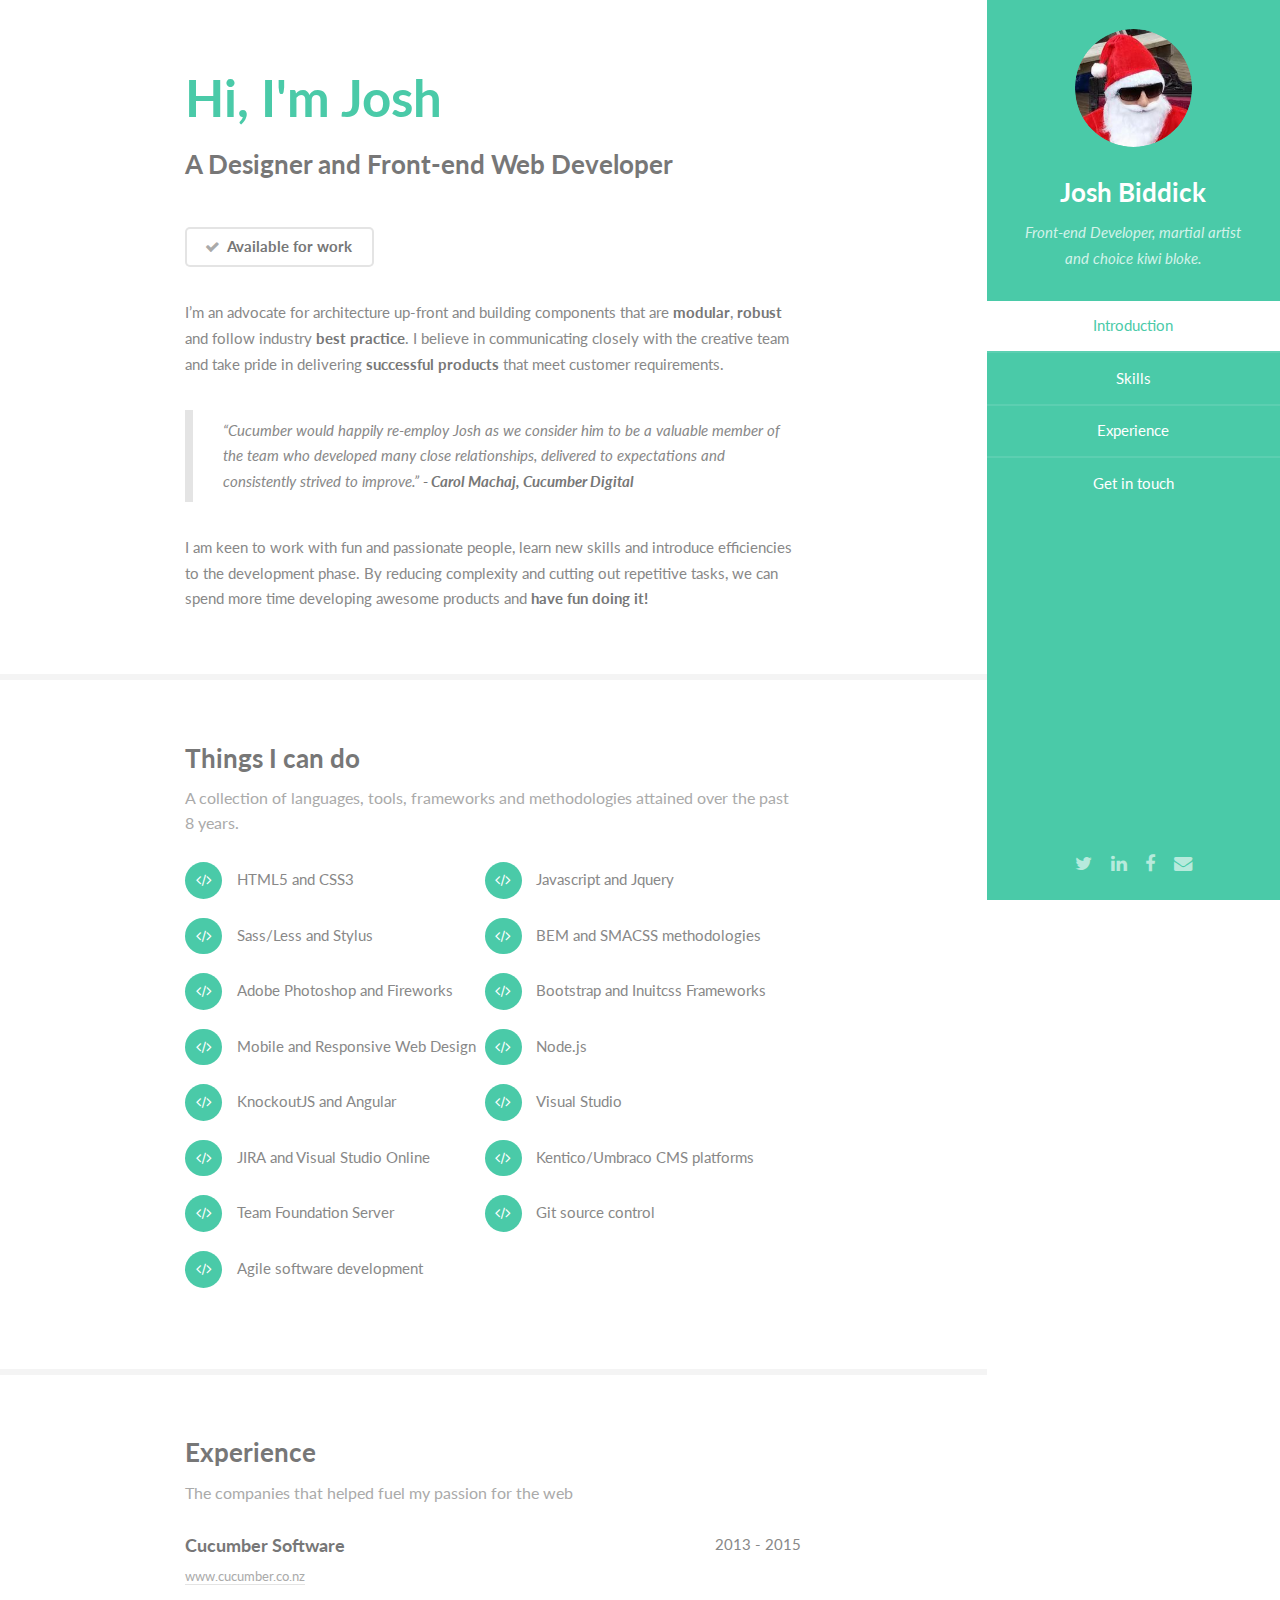
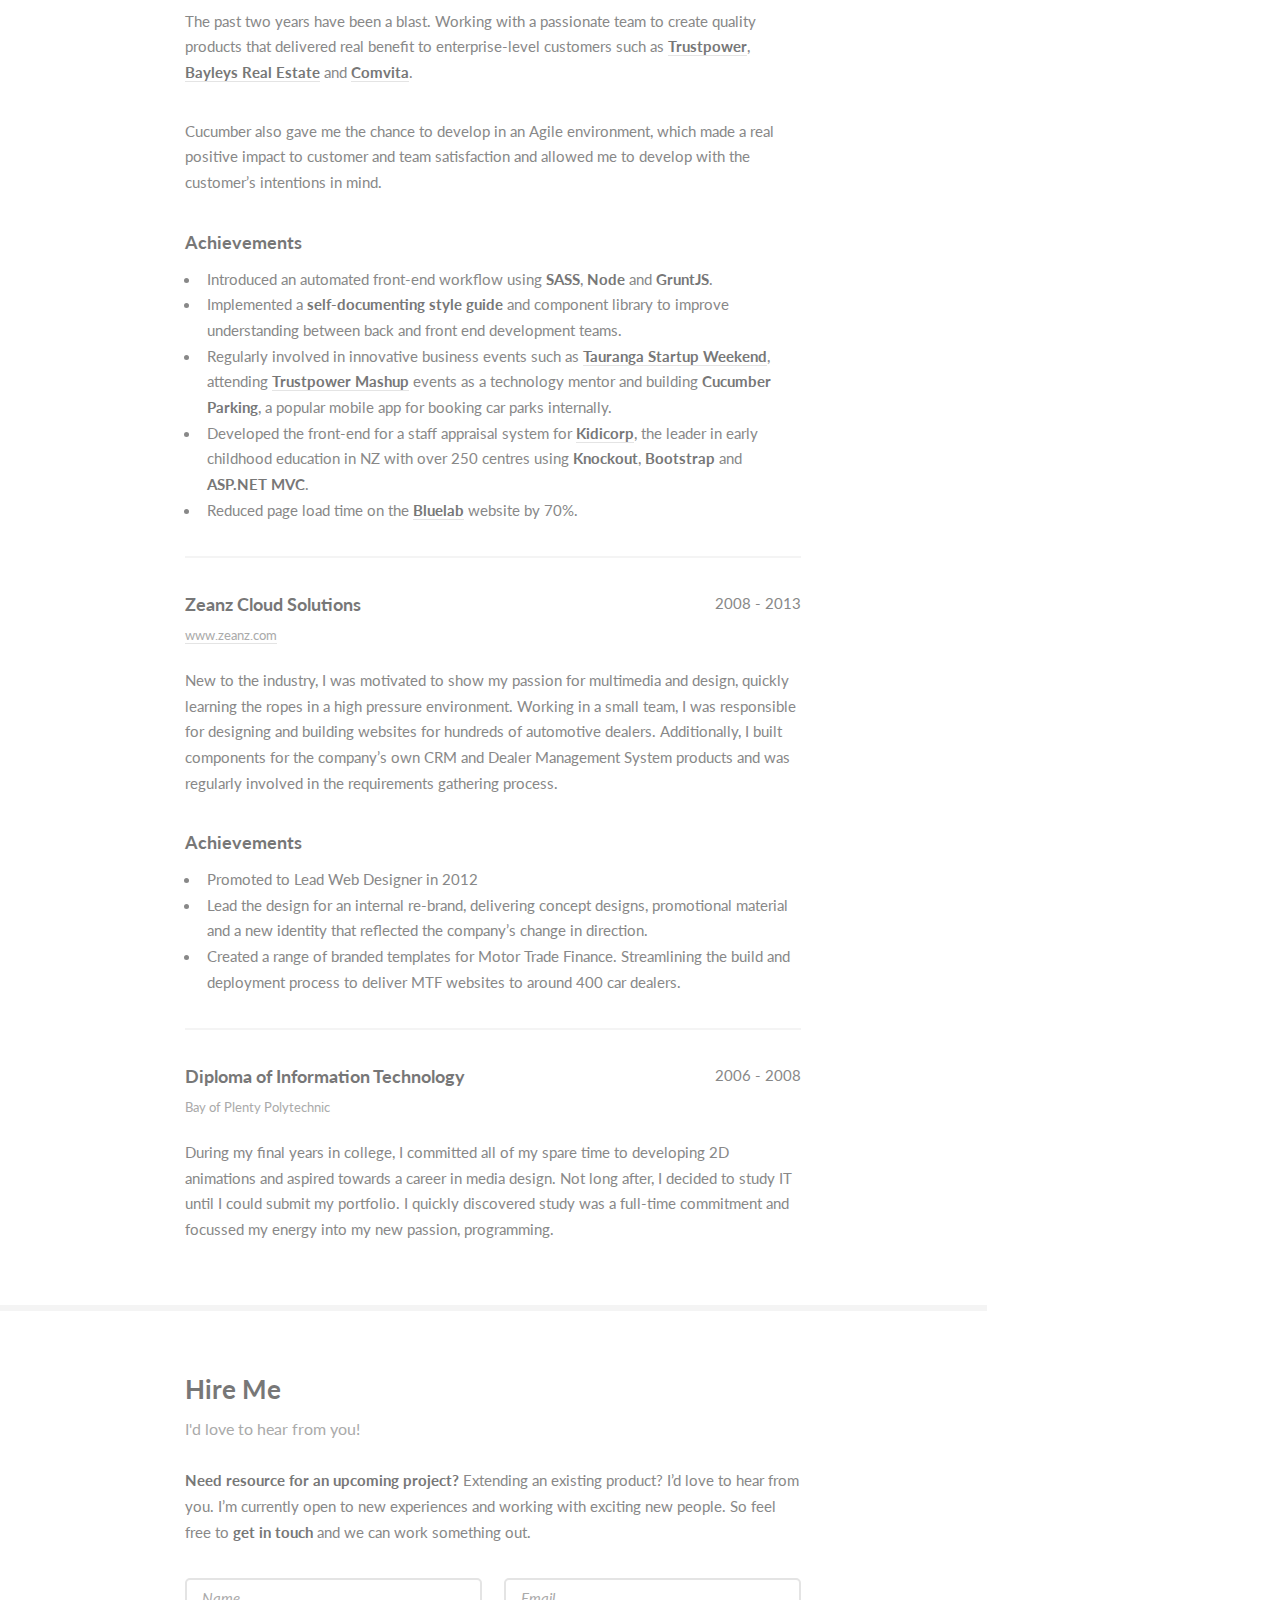
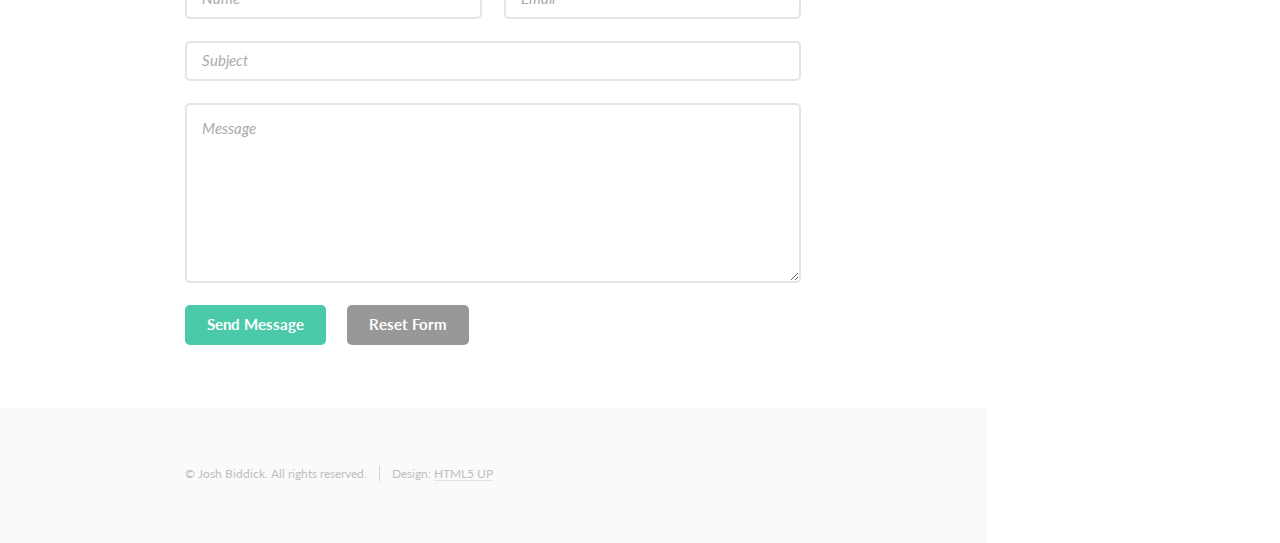
<file: index.html>
<!DOCTYPE html>
<html>

  <head>
  <meta charset="utf-8">
  <meta http-equiv="X-UA-Compatible" content="IE=edge">
  <meta name="viewport" content="width=device-width, initial-scale=1">

  <title>Josh Biddick</title>
  <meta name="description" content="Front-end Developer, martial artist and choice kiwi bloke.
">

  <!--[if lte IE 8]><script src="assets/js/ie/html5shiv.js/scripts/html5shiv.js"></script><![endif]-->  

  <link rel="stylesheet" href="/css/main.css">
  <link rel="canonical" href="http://joshbiddick.me/">
  <link rel="alternate" type="application/rss+xml" title="Josh Biddick" href="http://joshbiddick.me/feed.xml" />
</head>


  <body>

    <!-- Header -->
<section id="header">
  <header>
    <span class="image avatar"><img src="images/avatar.jpg" alt="" /></span>
    <h1 id="logo"><a href="/">Josh Biddick</a></h1>
    <p>
      Front-end Developer, martial artist and choice kiwi bloke.

    </p>
  </header>
  <nav id="nav">
    <ul> 

      

      
      
      <li><a href="#intro">Introduction</a></li>
      
      
      
      <li><a href="#skills">Skills</a></li>
      
      
      
      <li><a href="#experience">Experience</a></li>
      
      
      
      <li><a href="#contact">Get in touch</a></li>
      
      
    </ul>
  </nav>
  <footer>
        <ul class="icons">
      <li><a href="https://twitter.com/designchop" target="_blank" class="icon fa-twitter"><span class="label">Twitter</span></a></li>
      <li><a href="https://www.linkedin.com/profile/view?id=236082056" target="_blank" class="icon fa-linkedin"><span class="label">Linked In</span></a></li>
      <li><a href="https://www.facebook.com/josh.biddick" target="_blank" class="icon fa-facebook"><span class="label">Facebook</span></a></li>
      <li><a href="mailto:josh.biddick@gmail.com" target="_blank" class="icon fa-envelope"><span class="label">Email</span></a></li>
    </ul>
  </footer>
</section>
<!-- 

<header class="site-header">

  <div class="wrapper">

    <a class="site-title" href="/">Josh Biddick</a>

    <nav class="site-nav">
      <a href="#" class="menu-icon">
        <svg viewBox="0 0 18 15">
          <path fill="#424242" d="M18,1.484c0,0.82-0.665,1.484-1.484,1.484H1.484C0.665,2.969,0,2.304,0,1.484l0,0C0,0.665,0.665,0,1.484,0 h15.031C17.335,0,18,0.665,18,1.484L18,1.484z"/>
          <path fill="#424242" d="M18,7.516C18,8.335,17.335,9,16.516,9H1.484C0.665,9,0,8.335,0,7.516l0,0c0-0.82,0.665-1.484,1.484-1.484 h15.031C17.335,6.031,18,6.696,18,7.516L18,7.516z"/>
          <path fill="#424242" d="M18,13.516C18,14.335,17.335,15,16.516,15H1.484C0.665,15,0,14.335,0,13.516l0,0 c0-0.82,0.665-1.484,1.484-1.484h15.031C17.335,12.031,18,12.696,18,13.516L18,13.516z"/>
        </svg>
      </a>

      <div class="trigger">
        
        
        <a class="page-link" href="/experience.html">Experience</a>
        
        
        
        
        
        
        
        <a class="page-link" href="/introduction.html">Introduction</a>
        
        
        
        
        
        <a class="page-link" href="/test.html">Experience</a>
        
        
      </div>
    </nav>

  </div>

</header>
 -->

    <div id="wrapper">
      

<div id="main">

    
    
    <section id="intro">
      <div class="container">
        <header class="major">
  <h2>Hi, I'm Josh</h2>
  <p>A Designer and Front-end Web Developer</p>
</header>

<ul class="actions">
	<li>
		<a class="button alt icon fa-check" href="#contact" target="_self">Available for work</a>
	</li>
</ul>

<p>I’m an advocate for architecture up-front and building components that are <strong>modular</strong>, <strong>robust</strong> and follow industry <strong>best practice</strong>. I believe in communicating closely with the creative team and take pride in delivering <strong>successful products</strong> that meet customer requirements.</p>

<blockquote>
  <p>“Cucumber would happily re-employ Josh as we consider him
to be a valuable member of the team who developed many 
close relationships, delivered to expectations and
consistently strived to improve.” <strong>- Carol Machaj, 
Cucumber Digital</strong></p>
</blockquote>

<p>I am keen to work with fun and passionate people, learn new skills and introduce efficiencies to the development phase. By reducing complexity and cutting out repetitive tasks, we can spend more time developing awesome products and <strong>have fun doing it!</strong></p>


      </div>
    </section>
    
    
    
    <section id="skills">
      <div class="container">
        <header>
	<h3>Things I can do</h3>
	<p>
		A collection of languages, tools, frameworks and methodologies attained over the past 8 years.
	</p>
</header>

<ul class="feature-icons">
	<li class="fa-code">HTML5 and CSS3</li>
	<li class="fa-code">Javascript and Jquery</li>
	<li class="fa-code">Sass/Less and Stylus</li>
	<li class="fa-code">BEM and SMACSS methodologies</li>
	<li class="fa-code">Adobe Photoshop and Fireworks</li>
	<li class="fa-code">Bootstrap and Inuitcss Frameworks</li>	
	<li class="fa-code">Mobile and Responsive Web Design</li>
	<li class="fa-code">Node.js</li>
	<li class="fa-code">KnockoutJS and Angular</li>
	<li class="fa-code">Visual Studio</li>
	<li class="fa-code">JIRA and Visual Studio Online</li>
	<li class="fa-code">Kentico/Umbraco CMS platforms</li>
	<li class="fa-code">Team Foundation Server</li>
	<li class="fa-code">Git source control</li>
	<li class="fa-code">Agile software development</li>
</ul>


      </div>
    </section>
    
    
    
    <section id="experience">
      <div class="container">
        <header class="major">
	<h3>Experience</h3>
	<p>
		The companies that helped fuel my passion for the web
	</p>
</header>
<header>
	<span style="float: right">2013 - 2015</span>
	<h4>Cucumber Software</h4>
	<p>
		<a href="http://www.cucumber.co.nz" target="_blank">www.cucumber.co.nz</a>
	</p>
</header>

<p>The past two years have been a blast. Working with a passionate team to create quality products that delivered real benefit to enterprise-level customers such as <strong><a href="http://www.trustpower.co.nz" target="_blank">Trustpower</a></strong>, <strong><a href="http://www.bayleys.co.nz" target="_blank">Bayleys Real Estate</a></strong> and <strong><a href="http://www.comvita.co.uk" target="_blank">Comvita</a></strong>.</p>

<p>Cucumber also gave me the chance to develop in an Agile environment, which made a real positive impact to customer and team satisfaction and allowed me to develop with the customer’s intentions in mind.</p>

<h4 id="achievements">Achievements</h4>
<ul>
  <li>Introduced an automated front-end workflow using <strong>SASS</strong>, <strong>Node</strong> and <strong>GruntJS</strong>.</li>
  <li>Implemented a <strong>self-documenting style guide</strong> and component library to improve understanding between back and front end development teams.</li>
  <li>Regularly involved in innovative business events such as <strong><a href="http://tauranga.startupweekend.org/" target="_blank">Tauranga Startup Weekend</a></strong>, attending <strong><a href="http://www.mashup.co.nz/" target="_blank">Trustpower Mashup</a></strong> events as a technology mentor and building <strong>Cucumber Parking</strong>, a popular mobile app for booking car parks internally.</li>
  <li>Developed the front-end for a staff appraisal system for <strong><a href="http://www.kidicorp.co.nz" target="_blank">Kidicorp</a></strong>, the leader in early childhood education in NZ with over 250 centres using <strong>Knockout</strong>, <strong>Bootstrap</strong> and <strong>ASP.NET MVC</strong>.</li>
  <li>Reduced page load time on the <strong><a href="http://www.bluelab.com" target="_blank">Bluelab</a></strong> website by 70%.</li>
</ul>

<hr />

<header>
	<span style="float: right">2008 - 2013</span>
	<h4>Zeanz Cloud Solutions</h4>
	<p>
		<a href="http://www.zeanz.com" target="_blank">www.zeanz.com</a>
	</p>
</header>

<p>New to the industry, I was motivated to show my passion for multimedia and design, quickly learning the ropes in a high pressure environment. Working in a small team, I was responsible for designing and building websites for hundreds of automotive dealers. Additionally, I built components for the company’s own CRM and Dealer Management System products and was regularly involved in the requirements gathering process.</p>

<h4 id="achievements-1">Achievements</h4>
<ul>
  <li>Promoted to Lead Web Designer in 2012</li>
  <li>Lead the design for an internal re-brand, delivering concept designs, promotional material and a new identity that reflected the company’s change in direction.</li>
  <li>Created a range of branded templates for Motor Trade Finance. Streamlining the build and deployment process to deliver MTF websites to around 400 car dealers.</li>
</ul>

<hr />

<header>
	<span style="float: right">2006 - 2008</span>
	<h4>Diploma of Information Technology</h4>
	<p>Bay of Plenty Polytechnic</p>
</header>

<p>During my final years in college, I committed all of my spare time to developing 2D animations and aspired towards a career in media design. Not long after, I decided to study IT until I could submit my portfolio. I quickly discovered study was a full-time commitment and focussed my energy into my new passion, programming.</p>

      </div>
    </section>
    
    
    
    <section id="contact">
      <div class="container">
        <header>
	<h3>Hire Me</h3>
	<p>
		I'd love to hear from you!
	</p>
</header>

<p><strong>Need resource for an upcoming project?</strong> Extending an existing product? I’d love to hear from you. I’m currently open to new experiences and working with exciting new people. So feel free to <strong>get in touch</strong> and we can work something out.</p>

<form action="https://getsimpleform.com/messages?form_api_token=434f73e1c5591fe5e5b5d7a1116f3307" method="post">
  <!-- the redirect_to is optional, the form will redirect to the referrer on submission -->
  <input type="hidden" name="redirect_to" value="http://sadsa.github.io/" />
  <!-- all your input fields here.... -->
	<div class="row uniform">
		<div class="6u 12u(xsmall)"><input type="text" name="name" id="name" placeholder="Name" /></div>
		<div class="6u 12u(xsmall)"><input type="email" name="email" id="email" placeholder="Email" /></div>
	</div>
	<div class="row uniform">
		<div class="12u"><input type="text" name="subject" id="subject" placeholder="Subject" /></div>
	</div>
	<div class="row uniform">
		<div class="12u"><textarea name="message" id="message" placeholder="Message" rows="6"></textarea></div>
	</div>
	<div class="row uniform">
		<div class="12u">
			<ul class="actions">
				<li><input type="submit" class="special" value="Send Message" /></li>
				<li><input type="reset" value="Reset Form" /></li>
			</ul>
		</div>
	</div>
</form>

      </div>
    </section>
    
    

</div>

      <!-- Footer -->
<section id="footer">
  <div class="container">
    <ul class="copyright">
      <li>&copy; Josh Biddick. All rights reserved.</li><li>Design: <a href="http://html5up.net">HTML5 UP</a></li>
    </ul>
  </div>
</section>

<!-- <footer class="site-footer">

  <div class="wrapper">

    <h2 class="footer-heading">Josh Biddick</h2>

    <div class="footer-col-wrapper">
      <div class="footer-col  footer-col-1">
        <ul class="contact-list">
          <li>Josh Biddick</li>
          <li><a href="mailto:josh.biddick@gmail.com">josh.biddick@gmail.com</a></li>
        </ul>
      </div>

      <div class="footer-col  footer-col-2">
        <ul class="social-media-list">
          
          <li>
            <a href="https://github.com/jekyll">
              <span class="icon  icon--github">
                <svg viewBox="0 0 16 16">
                  <path fill="#828282" d="M7.999,0.431c-4.285,0-7.76,3.474-7.76,7.761 c0,3.428,2.223,6.337,5.307,7.363c0.388,0.071,0.53-0.168,0.53-0.374c0-0.184-0.007-0.672-0.01-1.32 c-2.159,0.469-2.614-1.04-2.614-1.04c-0.353-0.896-0.862-1.135-0.862-1.135c-0.705-0.481,0.053-0.472,0.053-0.472 c0.779,0.055,1.189,0.8,1.189,0.8c0.692,1.186,1.816,0.843,2.258,0.645c0.071-0.502,0.271-0.843,0.493-1.037 C4.86,11.425,3.049,10.76,3.049,7.786c0-0.847,0.302-1.54,0.799-2.082C3.768,5.507,3.501,4.718,3.924,3.65 c0,0,0.652-0.209,2.134,0.796C6.677,4.273,7.34,4.187,8,4.184c0.659,0.003,1.323,0.089,1.943,0.261 c1.482-1.004,2.132-0.796,2.132-0.796c0.423,1.068,0.157,1.857,0.077,2.054c0.497,0.542,0.798,1.235,0.798,2.082 c0,2.981-1.814,3.637-3.543,3.829c0.279,0.24,0.527,0.713,0.527,1.437c0,1.037-0.01,1.874-0.01,2.129 c0,0.208,0.14,0.449,0.534,0.373c3.081-1.028,5.302-3.935,5.302-7.362C15.76,3.906,12.285,0.431,7.999,0.431z"/>
                </svg>
              </span>

              <span class="username">jekyll</span>
            </a>
          </li>
          

          
          <li>
            <a href="https://twitter.com/designchop">
              <span class="icon  icon--twitter">
                <svg viewBox="0 0 16 16">
                  <path fill="#828282" d="M15.969,3.058c-0.586,0.26-1.217,0.436-1.878,0.515c0.675-0.405,1.194-1.045,1.438-1.809
                  c-0.632,0.375-1.332,0.647-2.076,0.793c-0.596-0.636-1.446-1.033-2.387-1.033c-1.806,0-3.27,1.464-3.27,3.27 c0,0.256,0.029,0.506,0.085,0.745C5.163,5.404,2.753,4.102,1.14,2.124C0.859,2.607,0.698,3.168,0.698,3.767 c0,1.134,0.577,2.135,1.455,2.722C1.616,6.472,1.112,6.325,0.671,6.08c0,0.014,0,0.027,0,0.041c0,1.584,1.127,2.906,2.623,3.206 C3.02,9.402,2.731,9.442,2.433,9.442c-0.211,0-0.416-0.021-0.615-0.059c0.416,1.299,1.624,2.245,3.055,2.271 c-1.119,0.877-2.529,1.4-4.061,1.4c-0.264,0-0.524-0.015-0.78-0.046c1.447,0.928,3.166,1.469,5.013,1.469 c6.015,0,9.304-4.983,9.304-9.304c0-0.142-0.003-0.283-0.009-0.423C14.976,4.29,15.531,3.714,15.969,3.058z"/>
                </svg>
              </span>

              <span class="username">designchop</span>
            </a>
          </li>
          
        </ul>
      </div>

      <div class="footer-col  footer-col-3">
        <p class="text">Front-end Developer, martial artist and choice kiwi bloke.
</p>
      </div>
    </div>

  </div>

</footer> -->

    </div>

    <!-- Scripts -->
    <script src="/scripts/jquery.min.js"></script>
    <script src="/scripts/jquery.scrollzer.min.js"></script>
    <script src="/scripts/jquery.scrolly.min.js"></script>
    <script src="/scripts/skel.min.js"></script>
    <script src="/scripts/util.js"></script>
    <!--[if lte IE 8]><script src="/scripts/ie/respond.min.js"></script><![endif]-->
    <script src="/scripts/main.js"></script>    

  </body>

</html>
</file>
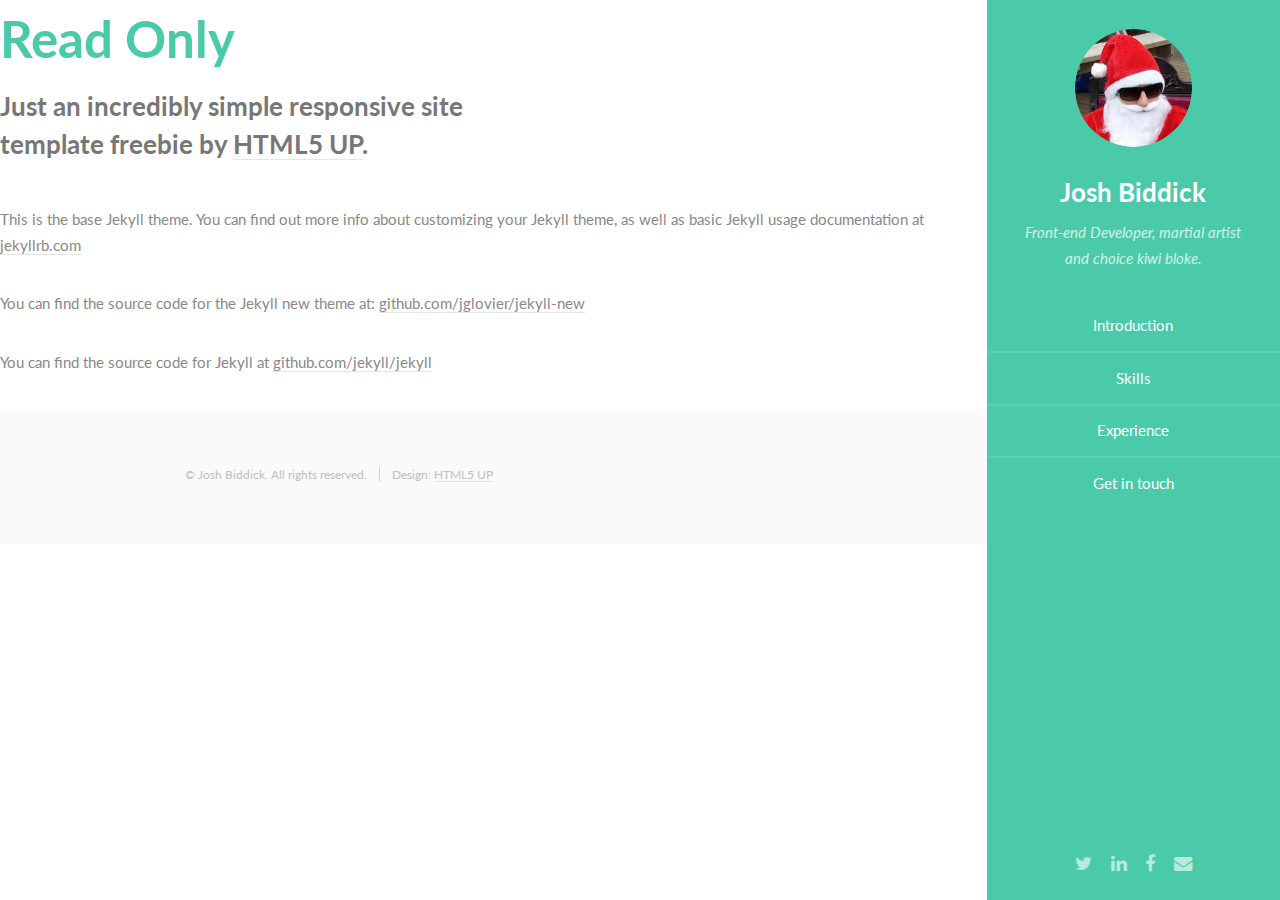
<file: experience.html>
<!DOCTYPE html>
<html>

  <head>
  <meta charset="utf-8">
  <meta http-equiv="X-UA-Compatible" content="IE=edge">
  <meta name="viewport" content="width=device-width, initial-scale=1">

  <title>Experience</title>
  <meta name="description" content="Front-end Developer, martial artist and choice kiwi bloke.
">

  <!--[if lte IE 8]><script src="assets/js/ie/html5shiv.js/scripts/html5shiv.js"></script><![endif]-->  

  <link rel="stylesheet" href="/css/main.css">
  <link rel="canonical" href="http://joshbiddick.me/experience.html">
  <link rel="alternate" type="application/rss+xml" title="Josh Biddick" href="http://joshbiddick.me/feed.xml" />
</head>


  <body>

    <!-- Header -->
<section id="header">
  <header>
    <span class="image avatar"><img src="images/avatar.jpg" alt="" /></span>
    <h1 id="logo"><a href="/">Josh Biddick</a></h1>
    <p>
      Front-end Developer, martial artist and choice kiwi bloke.

    </p>
  </header>
  <nav id="nav">
    <ul> 

      

      
      
      <li><a href="#intro">Introduction</a></li>
      
      
      
      <li><a href="#skills">Skills</a></li>
      
      
      
      <li><a href="#experience">Experience</a></li>
      
      
      
      <li><a href="#contact">Get in touch</a></li>
      
      
    </ul>
  </nav>
  <footer>
        <ul class="icons">
      <li><a href="https://twitter.com/designchop" target="_blank" class="icon fa-twitter"><span class="label">Twitter</span></a></li>
      <li><a href="https://www.linkedin.com/profile/view?id=236082056" target="_blank" class="icon fa-linkedin"><span class="label">Linked In</span></a></li>
      <li><a href="https://www.facebook.com/josh.biddick" target="_blank" class="icon fa-facebook"><span class="label">Facebook</span></a></li>
      <li><a href="mailto:josh.biddick@gmail.com" target="_blank" class="icon fa-envelope"><span class="label">Email</span></a></li>
    </ul>
  </footer>
</section>
<!-- 

<header class="site-header">

  <div class="wrapper">

    <a class="site-title" href="/">Josh Biddick</a>

    <nav class="site-nav">
      <a href="#" class="menu-icon">
        <svg viewBox="0 0 18 15">
          <path fill="#424242" d="M18,1.484c0,0.82-0.665,1.484-1.484,1.484H1.484C0.665,2.969,0,2.304,0,1.484l0,0C0,0.665,0.665,0,1.484,0 h15.031C17.335,0,18,0.665,18,1.484L18,1.484z"/>
          <path fill="#424242" d="M18,7.516C18,8.335,17.335,9,16.516,9H1.484C0.665,9,0,8.335,0,7.516l0,0c0-0.82,0.665-1.484,1.484-1.484 h15.031C17.335,6.031,18,6.696,18,7.516L18,7.516z"/>
          <path fill="#424242" d="M18,13.516C18,14.335,17.335,15,16.516,15H1.484C0.665,15,0,14.335,0,13.516l0,0 c0-0.82,0.665-1.484,1.484-1.484h15.031C17.335,12.031,18,12.696,18,13.516L18,13.516z"/>
        </svg>
      </a>

      <div class="trigger">
        
        
        <a class="page-link" href="/experience.html">Experience</a>
        
        
        
        
        
        
        
        <a class="page-link" href="/introduction.html">Introduction</a>
        
        
        
        
        
        <a class="page-link" href="/test.html">Experience</a>
        
        
      </div>
    </nav>

  </div>

</header>
 -->

    <div id="wrapper">
      <header class="major">
  <h2>Read Only</h2>
  <p>Just an incredibly simple responsive site<br />
  template freebie by <a href="http://html5up.net">HTML5 UP</a>.</p>
</header>

<p>This is the base Jekyll theme. You can find out more info about customizing your Jekyll theme, as well as basic Jekyll usage documentation at <a href="http://jekyllrb.com/">jekyllrb.com</a></p>

<p>You can find the source code for the Jekyll new theme at: <a href="https://github.com/jglovier/jekyll-new">github.com/jglovier/jekyll-new</a></p>

<p>You can find the source code for Jekyll at <a href="https://github.com/jekyll/jekyll">github.com/jekyll/jekyll</a></p>

      <!-- Footer -->
<section id="footer">
  <div class="container">
    <ul class="copyright">
      <li>&copy; Josh Biddick. All rights reserved.</li><li>Design: <a href="http://html5up.net">HTML5 UP</a></li>
    </ul>
  </div>
</section>

<!-- <footer class="site-footer">

  <div class="wrapper">

    <h2 class="footer-heading">Josh Biddick</h2>

    <div class="footer-col-wrapper">
      <div class="footer-col  footer-col-1">
        <ul class="contact-list">
          <li>Josh Biddick</li>
          <li><a href="mailto:josh.biddick@gmail.com">josh.biddick@gmail.com</a></li>
        </ul>
      </div>

      <div class="footer-col  footer-col-2">
        <ul class="social-media-list">
          
          <li>
            <a href="https://github.com/jekyll">
              <span class="icon  icon--github">
                <svg viewBox="0 0 16 16">
                  <path fill="#828282" d="M7.999,0.431c-4.285,0-7.76,3.474-7.76,7.761 c0,3.428,2.223,6.337,5.307,7.363c0.388,0.071,0.53-0.168,0.53-0.374c0-0.184-0.007-0.672-0.01-1.32 c-2.159,0.469-2.614-1.04-2.614-1.04c-0.353-0.896-0.862-1.135-0.862-1.135c-0.705-0.481,0.053-0.472,0.053-0.472 c0.779,0.055,1.189,0.8,1.189,0.8c0.692,1.186,1.816,0.843,2.258,0.645c0.071-0.502,0.271-0.843,0.493-1.037 C4.86,11.425,3.049,10.76,3.049,7.786c0-0.847,0.302-1.54,0.799-2.082C3.768,5.507,3.501,4.718,3.924,3.65 c0,0,0.652-0.209,2.134,0.796C6.677,4.273,7.34,4.187,8,4.184c0.659,0.003,1.323,0.089,1.943,0.261 c1.482-1.004,2.132-0.796,2.132-0.796c0.423,1.068,0.157,1.857,0.077,2.054c0.497,0.542,0.798,1.235,0.798,2.082 c0,2.981-1.814,3.637-3.543,3.829c0.279,0.24,0.527,0.713,0.527,1.437c0,1.037-0.01,1.874-0.01,2.129 c0,0.208,0.14,0.449,0.534,0.373c3.081-1.028,5.302-3.935,5.302-7.362C15.76,3.906,12.285,0.431,7.999,0.431z"/>
                </svg>
              </span>

              <span class="username">jekyll</span>
            </a>
          </li>
          

          
          <li>
            <a href="https://twitter.com/designchop">
              <span class="icon  icon--twitter">
                <svg viewBox="0 0 16 16">
                  <path fill="#828282" d="M15.969,3.058c-0.586,0.26-1.217,0.436-1.878,0.515c0.675-0.405,1.194-1.045,1.438-1.809
                  c-0.632,0.375-1.332,0.647-2.076,0.793c-0.596-0.636-1.446-1.033-2.387-1.033c-1.806,0-3.27,1.464-3.27,3.27 c0,0.256,0.029,0.506,0.085,0.745C5.163,5.404,2.753,4.102,1.14,2.124C0.859,2.607,0.698,3.168,0.698,3.767 c0,1.134,0.577,2.135,1.455,2.722C1.616,6.472,1.112,6.325,0.671,6.08c0,0.014,0,0.027,0,0.041c0,1.584,1.127,2.906,2.623,3.206 C3.02,9.402,2.731,9.442,2.433,9.442c-0.211,0-0.416-0.021-0.615-0.059c0.416,1.299,1.624,2.245,3.055,2.271 c-1.119,0.877-2.529,1.4-4.061,1.4c-0.264,0-0.524-0.015-0.78-0.046c1.447,0.928,3.166,1.469,5.013,1.469 c6.015,0,9.304-4.983,9.304-9.304c0-0.142-0.003-0.283-0.009-0.423C14.976,4.29,15.531,3.714,15.969,3.058z"/>
                </svg>
              </span>

              <span class="username">designchop</span>
            </a>
          </li>
          
        </ul>
      </div>

      <div class="footer-col  footer-col-3">
        <p class="text">Front-end Developer, martial artist and choice kiwi bloke.
</p>
      </div>
    </div>

  </div>

</footer> -->

    </div>

    <!-- Scripts -->
    <script src="/scripts/jquery.min.js"></script>
    <script src="/scripts/jquery.scrollzer.min.js"></script>
    <script src="/scripts/jquery.scrolly.min.js"></script>
    <script src="/scripts/skel.min.js"></script>
    <script src="/scripts/util.js"></script>
    <!--[if lte IE 8]><script src="/scripts/ie/respond.min.js"></script><![endif]-->
    <script src="/scripts/main.js"></script>    

  </body>

</html>
</file>
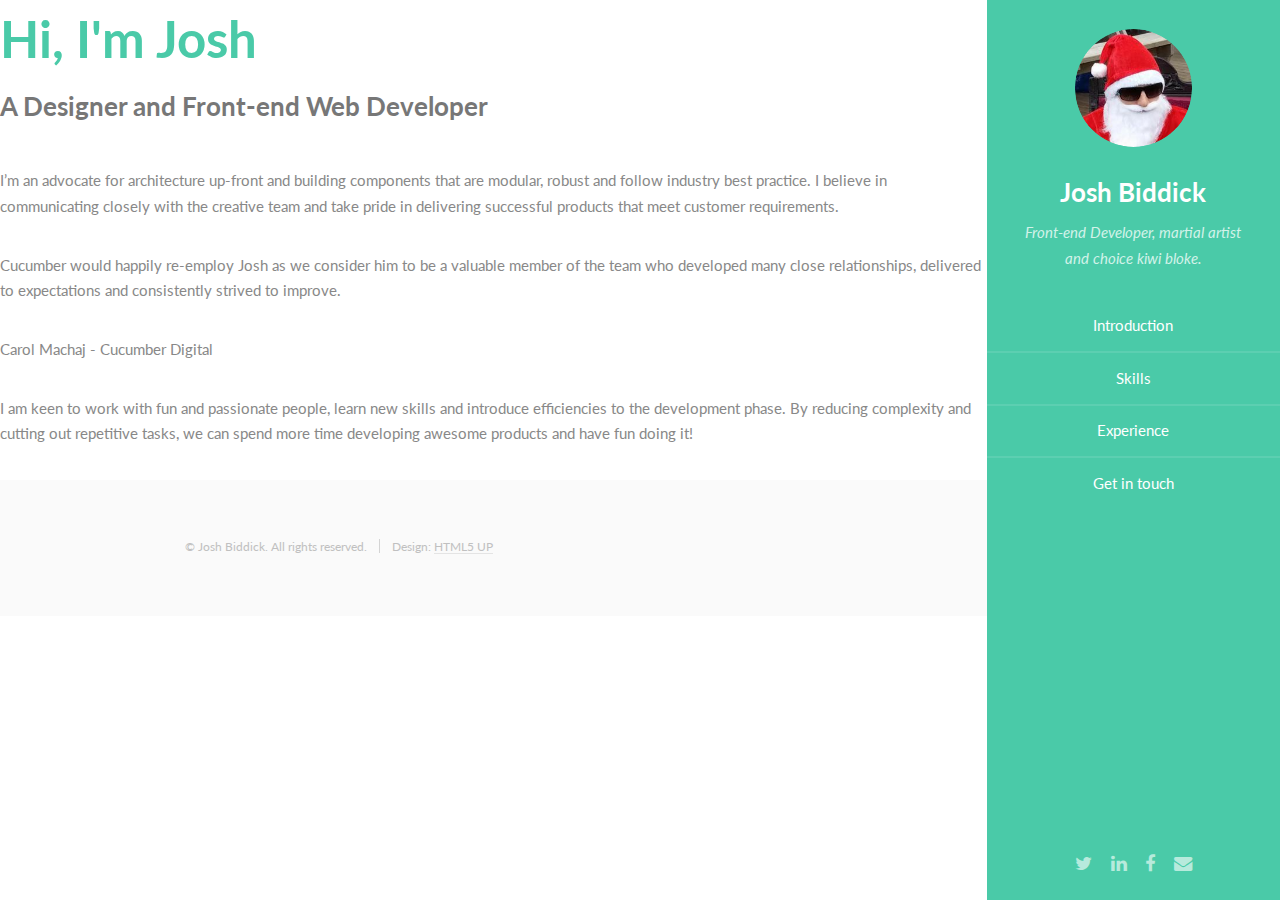
<file: introduction.html>
<!DOCTYPE html>
<html>

  <head>
  <meta charset="utf-8">
  <meta http-equiv="X-UA-Compatible" content="IE=edge">
  <meta name="viewport" content="width=device-width, initial-scale=1">

  <title>Introduction</title>
  <meta name="description" content="Front-end Developer, martial artist and choice kiwi bloke.
">

  <!--[if lte IE 8]><script src="assets/js/ie/html5shiv.js/scripts/html5shiv.js"></script><![endif]-->  

  <link rel="stylesheet" href="/css/main.css">
  <link rel="canonical" href="http://joshbiddick.me/introduction.html">
  <link rel="alternate" type="application/rss+xml" title="Josh Biddick" href="http://joshbiddick.me/feed.xml" />
</head>


  <body>

    <!-- Header -->
<section id="header">
  <header>
    <span class="image avatar"><img src="images/avatar.jpg" alt="" /></span>
    <h1 id="logo"><a href="/">Josh Biddick</a></h1>
    <p>
      Front-end Developer, martial artist and choice kiwi bloke.

    </p>
  </header>
  <nav id="nav">
    <ul> 

      

      
      
      <li><a href="#intro">Introduction</a></li>
      
      
      
      <li><a href="#skills">Skills</a></li>
      
      
      
      <li><a href="#experience">Experience</a></li>
      
      
      
      <li><a href="#contact">Get in touch</a></li>
      
      
    </ul>
  </nav>
  <footer>
        <ul class="icons">
      <li><a href="https://twitter.com/designchop" target="_blank" class="icon fa-twitter"><span class="label">Twitter</span></a></li>
      <li><a href="https://www.linkedin.com/profile/view?id=236082056" target="_blank" class="icon fa-linkedin"><span class="label">Linked In</span></a></li>
      <li><a href="https://www.facebook.com/josh.biddick" target="_blank" class="icon fa-facebook"><span class="label">Facebook</span></a></li>
      <li><a href="mailto:josh.biddick@gmail.com" target="_blank" class="icon fa-envelope"><span class="label">Email</span></a></li>
    </ul>
  </footer>
</section>
<!-- 

<header class="site-header">

  <div class="wrapper">

    <a class="site-title" href="/">Josh Biddick</a>

    <nav class="site-nav">
      <a href="#" class="menu-icon">
        <svg viewBox="0 0 18 15">
          <path fill="#424242" d="M18,1.484c0,0.82-0.665,1.484-1.484,1.484H1.484C0.665,2.969,0,2.304,0,1.484l0,0C0,0.665,0.665,0,1.484,0 h15.031C17.335,0,18,0.665,18,1.484L18,1.484z"/>
          <path fill="#424242" d="M18,7.516C18,8.335,17.335,9,16.516,9H1.484C0.665,9,0,8.335,0,7.516l0,0c0-0.82,0.665-1.484,1.484-1.484 h15.031C17.335,6.031,18,6.696,18,7.516L18,7.516z"/>
          <path fill="#424242" d="M18,13.516C18,14.335,17.335,15,16.516,15H1.484C0.665,15,0,14.335,0,13.516l0,0 c0-0.82,0.665-1.484,1.484-1.484h15.031C17.335,12.031,18,12.696,18,13.516L18,13.516z"/>
        </svg>
      </a>

      <div class="trigger">
        
        
        <a class="page-link" href="/experience.html">Experience</a>
        
        
        
        
        
        
        
        <a class="page-link" href="/introduction.html">Introduction</a>
        
        
        
        
        
        <a class="page-link" href="/test.html">Experience</a>
        
        
      </div>
    </nav>

  </div>

</header>
 -->

    <div id="wrapper">
      <header class="major">
  <h2>Hi, I'm Josh</h2>
  <p>A Designer and Front-end Web Developer</p>
</header>

<p>I’m an advocate for architecture up-front and building components that are modular, robust and follow industry best practice. I believe in communicating closely with the creative team and take pride in delivering successful products that meet customer requirements.</p>

<p>Cucumber would happily re-employ Josh as we consider him to be a valuable member of the team who developed many close relationships, delivered to expectations and consistently strived to improve.</p>

<p>Carol Machaj - Cucumber Digital</p>

<p>I am keen to work with fun and passionate people, learn new skills and introduce efficiencies to the development phase. By reducing complexity and cutting out repetitive tasks, we can spend more time developing awesome products and have fun doing it!</p>

      <!-- Footer -->
<section id="footer">
  <div class="container">
    <ul class="copyright">
      <li>&copy; Josh Biddick. All rights reserved.</li><li>Design: <a href="http://html5up.net">HTML5 UP</a></li>
    </ul>
  </div>
</section>

<!-- <footer class="site-footer">

  <div class="wrapper">

    <h2 class="footer-heading">Josh Biddick</h2>

    <div class="footer-col-wrapper">
      <div class="footer-col  footer-col-1">
        <ul class="contact-list">
          <li>Josh Biddick</li>
          <li><a href="mailto:josh.biddick@gmail.com">josh.biddick@gmail.com</a></li>
        </ul>
      </div>

      <div class="footer-col  footer-col-2">
        <ul class="social-media-list">
          
          <li>
            <a href="https://github.com/jekyll">
              <span class="icon  icon--github">
                <svg viewBox="0 0 16 16">
                  <path fill="#828282" d="M7.999,0.431c-4.285,0-7.76,3.474-7.76,7.761 c0,3.428,2.223,6.337,5.307,7.363c0.388,0.071,0.53-0.168,0.53-0.374c0-0.184-0.007-0.672-0.01-1.32 c-2.159,0.469-2.614-1.04-2.614-1.04c-0.353-0.896-0.862-1.135-0.862-1.135c-0.705-0.481,0.053-0.472,0.053-0.472 c0.779,0.055,1.189,0.8,1.189,0.8c0.692,1.186,1.816,0.843,2.258,0.645c0.071-0.502,0.271-0.843,0.493-1.037 C4.86,11.425,3.049,10.76,3.049,7.786c0-0.847,0.302-1.54,0.799-2.082C3.768,5.507,3.501,4.718,3.924,3.65 c0,0,0.652-0.209,2.134,0.796C6.677,4.273,7.34,4.187,8,4.184c0.659,0.003,1.323,0.089,1.943,0.261 c1.482-1.004,2.132-0.796,2.132-0.796c0.423,1.068,0.157,1.857,0.077,2.054c0.497,0.542,0.798,1.235,0.798,2.082 c0,2.981-1.814,3.637-3.543,3.829c0.279,0.24,0.527,0.713,0.527,1.437c0,1.037-0.01,1.874-0.01,2.129 c0,0.208,0.14,0.449,0.534,0.373c3.081-1.028,5.302-3.935,5.302-7.362C15.76,3.906,12.285,0.431,7.999,0.431z"/>
                </svg>
              </span>

              <span class="username">jekyll</span>
            </a>
          </li>
          

          
          <li>
            <a href="https://twitter.com/designchop">
              <span class="icon  icon--twitter">
                <svg viewBox="0 0 16 16">
                  <path fill="#828282" d="M15.969,3.058c-0.586,0.26-1.217,0.436-1.878,0.515c0.675-0.405,1.194-1.045,1.438-1.809
                  c-0.632,0.375-1.332,0.647-2.076,0.793c-0.596-0.636-1.446-1.033-2.387-1.033c-1.806,0-3.27,1.464-3.27,3.27 c0,0.256,0.029,0.506,0.085,0.745C5.163,5.404,2.753,4.102,1.14,2.124C0.859,2.607,0.698,3.168,0.698,3.767 c0,1.134,0.577,2.135,1.455,2.722C1.616,6.472,1.112,6.325,0.671,6.08c0,0.014,0,0.027,0,0.041c0,1.584,1.127,2.906,2.623,3.206 C3.02,9.402,2.731,9.442,2.433,9.442c-0.211,0-0.416-0.021-0.615-0.059c0.416,1.299,1.624,2.245,3.055,2.271 c-1.119,0.877-2.529,1.4-4.061,1.4c-0.264,0-0.524-0.015-0.78-0.046c1.447,0.928,3.166,1.469,5.013,1.469 c6.015,0,9.304-4.983,9.304-9.304c0-0.142-0.003-0.283-0.009-0.423C14.976,4.29,15.531,3.714,15.969,3.058z"/>
                </svg>
              </span>

              <span class="username">designchop</span>
            </a>
          </li>
          
        </ul>
      </div>

      <div class="footer-col  footer-col-3">
        <p class="text">Front-end Developer, martial artist and choice kiwi bloke.
</p>
      </div>
    </div>

  </div>

</footer> -->

    </div>

    <!-- Scripts -->
    <script src="/scripts/jquery.min.js"></script>
    <script src="/scripts/jquery.scrollzer.min.js"></script>
    <script src="/scripts/jquery.scrolly.min.js"></script>
    <script src="/scripts/skel.min.js"></script>
    <script src="/scripts/util.js"></script>
    <!--[if lte IE 8]><script src="/scripts/ie/respond.min.js"></script><![endif]-->
    <script src="/scripts/main.js"></script>    

  </body>

</html>
</file>
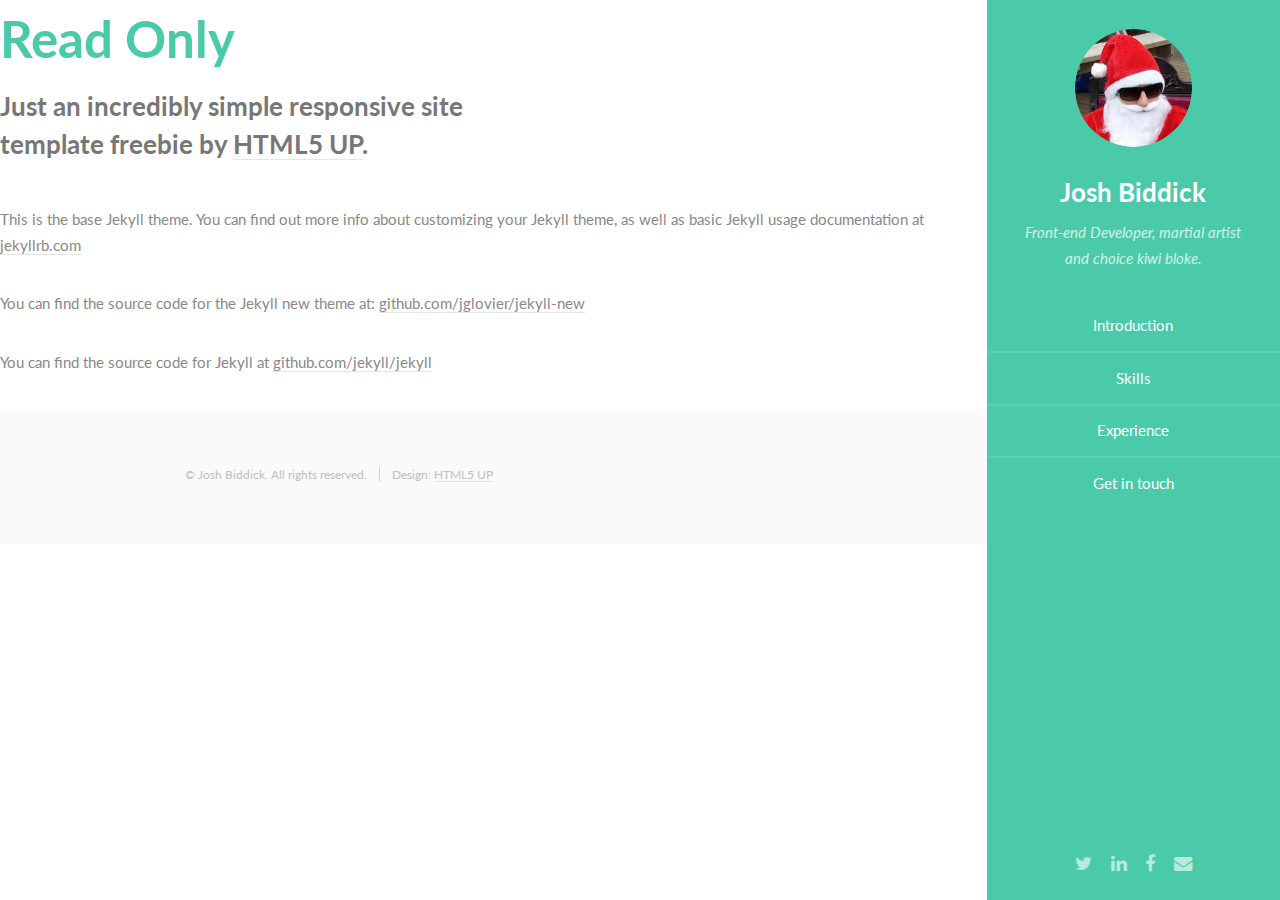
<file: test.html>
<!DOCTYPE html>
<html>

  <head>
  <meta charset="utf-8">
  <meta http-equiv="X-UA-Compatible" content="IE=edge">
  <meta name="viewport" content="width=device-width, initial-scale=1">

  <title>Experience</title>
  <meta name="description" content="Front-end Developer, martial artist and choice kiwi bloke.
">

  <!--[if lte IE 8]><script src="assets/js/ie/html5shiv.js/scripts/html5shiv.js"></script><![endif]-->  

  <link rel="stylesheet" href="/css/main.css">
  <link rel="canonical" href="http://joshbiddick.me/test.html">
  <link rel="alternate" type="application/rss+xml" title="Josh Biddick" href="http://joshbiddick.me/feed.xml" />
</head>


  <body>

    <!-- Header -->
<section id="header">
  <header>
    <span class="image avatar"><img src="images/avatar.jpg" alt="" /></span>
    <h1 id="logo"><a href="/">Josh Biddick</a></h1>
    <p>
      Front-end Developer, martial artist and choice kiwi bloke.

    </p>
  </header>
  <nav id="nav">
    <ul> 

      

      
      
      <li><a href="#intro">Introduction</a></li>
      
      
      
      <li><a href="#skills">Skills</a></li>
      
      
      
      <li><a href="#experience">Experience</a></li>
      
      
      
      <li><a href="#contact">Get in touch</a></li>
      
      
    </ul>
  </nav>
  <footer>
        <ul class="icons">
      <li><a href="https://twitter.com/designchop" target="_blank" class="icon fa-twitter"><span class="label">Twitter</span></a></li>
      <li><a href="https://www.linkedin.com/profile/view?id=236082056" target="_blank" class="icon fa-linkedin"><span class="label">Linked In</span></a></li>
      <li><a href="https://www.facebook.com/josh.biddick" target="_blank" class="icon fa-facebook"><span class="label">Facebook</span></a></li>
      <li><a href="mailto:josh.biddick@gmail.com" target="_blank" class="icon fa-envelope"><span class="label">Email</span></a></li>
    </ul>
  </footer>
</section>
<!-- 

<header class="site-header">

  <div class="wrapper">

    <a class="site-title" href="/">Josh Biddick</a>

    <nav class="site-nav">
      <a href="#" class="menu-icon">
        <svg viewBox="0 0 18 15">
          <path fill="#424242" d="M18,1.484c0,0.82-0.665,1.484-1.484,1.484H1.484C0.665,2.969,0,2.304,0,1.484l0,0C0,0.665,0.665,0,1.484,0 h15.031C17.335,0,18,0.665,18,1.484L18,1.484z"/>
          <path fill="#424242" d="M18,7.516C18,8.335,17.335,9,16.516,9H1.484C0.665,9,0,8.335,0,7.516l0,0c0-0.82,0.665-1.484,1.484-1.484 h15.031C17.335,6.031,18,6.696,18,7.516L18,7.516z"/>
          <path fill="#424242" d="M18,13.516C18,14.335,17.335,15,16.516,15H1.484C0.665,15,0,14.335,0,13.516l0,0 c0-0.82,0.665-1.484,1.484-1.484h15.031C17.335,12.031,18,12.696,18,13.516L18,13.516z"/>
        </svg>
      </a>

      <div class="trigger">
        
        
        <a class="page-link" href="/experience.html">Experience</a>
        
        
        
        
        
        
        
        <a class="page-link" href="/introduction.html">Introduction</a>
        
        
        
        
        
        <a class="page-link" href="/test.html">Experience</a>
        
        
      </div>
    </nav>

  </div>

</header>
 -->

    <div id="wrapper">
      <header class="major">
  <h2>Read Only</h2>
  <p>Just an incredibly simple responsive site<br />
  template freebie by <a href="http://html5up.net">HTML5 UP</a>.</p>
</header>

<p>This is the base Jekyll theme. You can find out more info about customizing your Jekyll theme, as well as basic Jekyll usage documentation at <a href="http://jekyllrb.com/">jekyllrb.com</a></p>

<p>You can find the source code for the Jekyll new theme at: <a href="https://github.com/jglovier/jekyll-new">github.com/jglovier/jekyll-new</a></p>

<p>You can find the source code for Jekyll at <a href="https://github.com/jekyll/jekyll">github.com/jekyll/jekyll</a></p>

      <!-- Footer -->
<section id="footer">
  <div class="container">
    <ul class="copyright">
      <li>&copy; Josh Biddick. All rights reserved.</li><li>Design: <a href="http://html5up.net">HTML5 UP</a></li>
    </ul>
  </div>
</section>

<!-- <footer class="site-footer">

  <div class="wrapper">

    <h2 class="footer-heading">Josh Biddick</h2>

    <div class="footer-col-wrapper">
      <div class="footer-col  footer-col-1">
        <ul class="contact-list">
          <li>Josh Biddick</li>
          <li><a href="mailto:josh.biddick@gmail.com">josh.biddick@gmail.com</a></li>
        </ul>
      </div>

      <div class="footer-col  footer-col-2">
        <ul class="social-media-list">
          
          <li>
            <a href="https://github.com/jekyll">
              <span class="icon  icon--github">
                <svg viewBox="0 0 16 16">
                  <path fill="#828282" d="M7.999,0.431c-4.285,0-7.76,3.474-7.76,7.761 c0,3.428,2.223,6.337,5.307,7.363c0.388,0.071,0.53-0.168,0.53-0.374c0-0.184-0.007-0.672-0.01-1.32 c-2.159,0.469-2.614-1.04-2.614-1.04c-0.353-0.896-0.862-1.135-0.862-1.135c-0.705-0.481,0.053-0.472,0.053-0.472 c0.779,0.055,1.189,0.8,1.189,0.8c0.692,1.186,1.816,0.843,2.258,0.645c0.071-0.502,0.271-0.843,0.493-1.037 C4.86,11.425,3.049,10.76,3.049,7.786c0-0.847,0.302-1.54,0.799-2.082C3.768,5.507,3.501,4.718,3.924,3.65 c0,0,0.652-0.209,2.134,0.796C6.677,4.273,7.34,4.187,8,4.184c0.659,0.003,1.323,0.089,1.943,0.261 c1.482-1.004,2.132-0.796,2.132-0.796c0.423,1.068,0.157,1.857,0.077,2.054c0.497,0.542,0.798,1.235,0.798,2.082 c0,2.981-1.814,3.637-3.543,3.829c0.279,0.24,0.527,0.713,0.527,1.437c0,1.037-0.01,1.874-0.01,2.129 c0,0.208,0.14,0.449,0.534,0.373c3.081-1.028,5.302-3.935,5.302-7.362C15.76,3.906,12.285,0.431,7.999,0.431z"/>
                </svg>
              </span>

              <span class="username">jekyll</span>
            </a>
          </li>
          

          
          <li>
            <a href="https://twitter.com/designchop">
              <span class="icon  icon--twitter">
                <svg viewBox="0 0 16 16">
                  <path fill="#828282" d="M15.969,3.058c-0.586,0.26-1.217,0.436-1.878,0.515c0.675-0.405,1.194-1.045,1.438-1.809
                  c-0.632,0.375-1.332,0.647-2.076,0.793c-0.596-0.636-1.446-1.033-2.387-1.033c-1.806,0-3.27,1.464-3.27,3.27 c0,0.256,0.029,0.506,0.085,0.745C5.163,5.404,2.753,4.102,1.14,2.124C0.859,2.607,0.698,3.168,0.698,3.767 c0,1.134,0.577,2.135,1.455,2.722C1.616,6.472,1.112,6.325,0.671,6.08c0,0.014,0,0.027,0,0.041c0,1.584,1.127,2.906,2.623,3.206 C3.02,9.402,2.731,9.442,2.433,9.442c-0.211,0-0.416-0.021-0.615-0.059c0.416,1.299,1.624,2.245,3.055,2.271 c-1.119,0.877-2.529,1.4-4.061,1.4c-0.264,0-0.524-0.015-0.78-0.046c1.447,0.928,3.166,1.469,5.013,1.469 c6.015,0,9.304-4.983,9.304-9.304c0-0.142-0.003-0.283-0.009-0.423C14.976,4.29,15.531,3.714,15.969,3.058z"/>
                </svg>
              </span>

              <span class="username">designchop</span>
            </a>
          </li>
          
        </ul>
      </div>

      <div class="footer-col  footer-col-3">
        <p class="text">Front-end Developer, martial artist and choice kiwi bloke.
</p>
      </div>
    </div>

  </div>

</footer> -->

    </div>

    <!-- Scripts -->
    <script src="/scripts/jquery.min.js"></script>
    <script src="/scripts/jquery.scrollzer.min.js"></script>
    <script src="/scripts/jquery.scrolly.min.js"></script>
    <script src="/scripts/skel.min.js"></script>
    <script src="/scripts/util.js"></script>
    <!--[if lte IE 8]><script src="/scripts/ie/respond.min.js"></script><![endif]-->
    <script src="/scripts/main.js"></script>    

  </body>

</html>
</file>
<file: css/main.css>
@import url("font-awesome.min.css");
@import url("http://fonts.googleapis.com/css?family=Lato:400,400italic,700,700italic|Source+Code+Pro:400");
/*
	Read Only by HTML5 UP
	html5up.net | @n33co
	Free for personal and commercial use under the CCA 3.0 license (html5up.net/license)
*/
/* Reset */
html, body, div, span, applet, object, iframe, h1, h2, h3, h4, h5, h6, p, blockquote, pre, a, abbr, acronym, address, big, cite, code, del, dfn, em, img, ins, kbd, q, s, samp, small, strike, strong, sub, sup, tt, var, b, u, i, center, dl, dt, dd, ol, ul, li, fieldset, form, label, legend, table, caption, tbody, tfoot, thead, tr, th, td, article, aside, canvas, details, embed, figure, figcaption, footer, header, hgroup, menu, nav, output, ruby, section, summary, time, mark, audio, video {
  margin: 0;
  padding: 0;
  border: 0;
  font-size: 100%;
  font: inherit;
  vertical-align: baseline; }

article, aside, details, figcaption, figure, footer, header, hgroup, menu, nav, section {
  display: block; }

body {
  line-height: 1; }

ol, ul {
  list-style: none; }

blockquote, q {
  quotes: none; }

blockquote:before, blockquote:after, q:before, q:after {
  content: '';
  content: none; }

table {
  border-collapse: collapse;
  border-spacing: 0; }

body {
  -webkit-text-size-adjust: none; }

/* Box Model */
*, *:before, *:after {
  -moz-box-sizing: border-box;
  -webkit-box-sizing: border-box;
  box-sizing: border-box; }

/* Containers */
.container {
  margin-left: auto;
  margin-right: auto; }

.container.\31 25\25 {
  width: 100%;
  max-width: 56.25em;
  min-width: 45em; }

.container.\37 5\25 {
  width: 33.75em; }

.container.\35 0\25 {
  width: 22.5em; }

.container.\32 5\25 {
  width: 11.25em; }

.container {
  width: 45em; }

@media screen and (max-width: 1680px) {
  .container.\31 25\25 {
    width: 100%;
    max-width: 56.25em;
    min-width: 45em; }

  .container.\37 5\25 {
    width: 33.75em; }

  .container.\35 0\25 {
    width: 22.5em; }

  .container.\32 5\25 {
    width: 11.25em; }

  .container {
    width: 45em; } }
@media screen and (max-width: 1280px) {
  .container.\31 25\25 {
    width: 100%;
    max-width: 52.5em;
    min-width: 42em; }

  .container.\37 5\25 {
    width: 31.5em; }

  .container.\35 0\25 {
    width: 21em; }

  .container.\32 5\25 {
    width: 10.5em; }

  .container {
    width: 42em; } }
@media screen and (max-width: 1024px) {
  .container.\31 25\25 {
    width: 100%;
    max-width: 106.25%;
    min-width: 85%; }

  .container.\37 5\25 {
    width: 63.75%; }

  .container.\35 0\25 {
    width: 42.5%; }

  .container.\32 5\25 {
    width: 21.25%; }

  .container {
    width: 85% !important; } }
@media screen and (max-width: 736px) {
  .container.\31 25\25 {
    width: 100%;
    max-width: 112.5%;
    min-width: 90%; }

  .container.\37 5\25 {
    width: 67.5%; }

  .container.\35 0\25 {
    width: 45%; }

  .container.\32 5\25 {
    width: 22.5%; }

  .container {
    width: 90% !important; } }
@media screen and (max-width: 480px) {
  .container.\31 25\25 {
    width: 100%;
    max-width: 112.5%;
    min-width: 90%; }

  .container.\37 5\25 {
    width: 67.5%; }

  .container.\35 0\25 {
    width: 45%; }

  .container.\32 5\25 {
    width: 22.5%; }

  .container {
    width: 90% !important; } }
/* Grid */
.row {
  border-bottom: solid 1px transparent;
  -moz-box-sizing: border-box;
  -webkit-box-sizing: border-box;
  box-sizing: border-box; }

.row > * {
  float: left;
  -moz-box-sizing: border-box;
  -webkit-box-sizing: border-box;
  box-sizing: border-box; }

.row:after, .row:before {
  content: '';
  display: block;
  clear: both;
  height: 0; }

.row.uniform > * > :first-child {
  margin-top: 0; }

.row.uniform > * > :last-child {
  margin-bottom: 0; }

.row.\30 \25  > * {
  padding: 0 0 0 0em; }

.row.\30 \25 {
  margin: 0 0 -1px 0em; }

.row.uniform.\30 \25  > * {
  padding: 0em 0 0 0em; }

.row.uniform.\30 \25 {
  margin: 0em 0 -1px 0em; }

.row > * {
  padding: 0 0 0 2em; }

.row {
  margin: 0 0 -1px -2em; }

.row.uniform > * {
  padding: 2em 0 0 2em; }

.row.uniform {
  margin: -2em 0 -1px -2em; }

.row.\32 00\25  > * {
  padding: 0 0 0 4em; }

.row.\32 00\25 {
  margin: 0 0 -1px -4em; }

.row.uniform.\32 00\25  > * {
  padding: 4em 0 0 4em; }

.row.uniform.\32 00\25 {
  margin: -4em 0 -1px -4em; }

.row.\31 50\25  > * {
  padding: 0 0 0 3em; }

.row.\31 50\25 {
  margin: 0 0 -1px -3em; }

.row.uniform.\31 50\25  > * {
  padding: 3em 0 0 3em; }

.row.uniform.\31 50\25 {
  margin: -3em 0 -1px -3em; }

.row.\35 0\25  > * {
  padding: 0 0 0 1em; }

.row.\35 0\25 {
  margin: 0 0 -1px -1em; }

.row.uniform.\35 0\25  > * {
  padding: 1em 0 0 1em; }

.row.uniform.\35 0\25 {
  margin: -1em 0 -1px -1em; }

.row.\32 5\25  > * {
  padding: 0 0 0 0.5em; }

.row.\32 5\25 {
  margin: 0 0 -1px -0.5em; }

.row.uniform.\32 5\25  > * {
  padding: 0.5em 0 0 0.5em; }

.row.uniform.\32 5\25 {
  margin: -0.5em 0 -1px -0.5em; }

.\31 2u, .\31 2u\24 {
  width: 100%;
  clear: none;
  margin-left: 0; }

.\31 1u, .\31 1u\24 {
  width: 91.6666666667%;
  clear: none;
  margin-left: 0; }

.\31 0u, .\31 0u\24 {
  width: 83.3333333333%;
  clear: none;
  margin-left: 0; }

.\39 u, .\39 u\24 {
  width: 75%;
  clear: none;
  margin-left: 0; }

.\38 u, .\38 u\24 {
  width: 66.6666666667%;
  clear: none;
  margin-left: 0; }

.\37 u, .\37 u\24 {
  width: 58.3333333333%;
  clear: none;
  margin-left: 0; }

.\36 u, .\36 u\24 {
  width: 50%;
  clear: none;
  margin-left: 0; }

.\35 u, .\35 u\24 {
  width: 41.6666666667%;
  clear: none;
  margin-left: 0; }

.\34 u, .\34 u\24 {
  width: 33.3333333333%;
  clear: none;
  margin-left: 0; }

.\33 u, .\33 u\24 {
  width: 25%;
  clear: none;
  margin-left: 0; }

.\32 u, .\32 u\24 {
  width: 16.6666666667%;
  clear: none;
  margin-left: 0; }

.\31 u, .\31 u\24 {
  width: 8.3333333333%;
  clear: none;
  margin-left: 0; }

.\31 2u\24  + *,
.\31 1u\24  + *,
.\31 0u\24  + *,
.\39 u\24  + *,
.\38 u\24  + *,
.\37 u\24  + *,
.\36 u\24  + *,
.\35 u\24  + *,
.\34 u\24  + *,
.\33 u\24  + *,
.\32 u\24  + *,
.\31 u\24  + * {
  clear: left; }

.\-11u {
  margin-left: 91.66667%; }

.\-10u {
  margin-left: 83.33333%; }

.\-9u {
  margin-left: 75%; }

.\-8u {
  margin-left: 66.66667%; }

.\-7u {
  margin-left: 58.33333%; }

.\-6u {
  margin-left: 50%; }

.\-5u {
  margin-left: 41.66667%; }

.\-4u {
  margin-left: 33.33333%; }

.\-3u {
  margin-left: 25%; }

.\-2u {
  margin-left: 16.66667%; }

.\-1u {
  margin-left: 8.33333%; }

@media screen and (max-width: 1680px) {
  .row > * {
    padding: 0 0 0 2em; }

  .row {
    margin: 0 0 -1px -2em; }

  .row.uniform > * {
    padding: 2em 0 0 2em; }

  .row.uniform {
    margin: -2em 0 -1px -2em; }

  .row.\32 00\25  > * {
    padding: 0 0 0 4em; }

  .row.\32 00\25 {
    margin: 0 0 -1px -4em; }

  .row.uniform.\32 00\25  > * {
    padding: 4em 0 0 4em; }

  .row.uniform.\32 00\25 {
    margin: -4em 0 -1px -4em; }

  .row.\31 50\25  > * {
    padding: 0 0 0 3em; }

  .row.\31 50\25 {
    margin: 0 0 -1px -3em; }

  .row.uniform.\31 50\25  > * {
    padding: 3em 0 0 3em; }

  .row.uniform.\31 50\25 {
    margin: -3em 0 -1px -3em; }

  .row.\35 0\25  > * {
    padding: 0 0 0 1em; }

  .row.\35 0\25 {
    margin: 0 0 -1px -1em; }

  .row.uniform.\35 0\25  > * {
    padding: 1em 0 0 1em; }

  .row.uniform.\35 0\25 {
    margin: -1em 0 -1px -1em; }

  .row.\32 5\25  > * {
    padding: 0 0 0 0.5em; }

  .row.\32 5\25 {
    margin: 0 0 -1px -0.5em; }

  .row.uniform.\32 5\25  > * {
    padding: 0.5em 0 0 0.5em; }

  .row.uniform.\32 5\25 {
    margin: -0.5em 0 -1px -0.5em; }

  .\31 2u\28xlarge\29, .\31 2u\24\28xlarge\29 {
    width: 100%;
    clear: none;
    margin-left: 0; }

  .\31 1u\28xlarge\29, .\31 1u\24\28xlarge\29 {
    width: 91.6666666667%;
    clear: none;
    margin-left: 0; }

  .\31 0u\28xlarge\29, .\31 0u\24\28xlarge\29 {
    width: 83.3333333333%;
    clear: none;
    margin-left: 0; }

  .\39 u\28xlarge\29, .\39 u\24\28xlarge\29 {
    width: 75%;
    clear: none;
    margin-left: 0; }

  .\38 u\28xlarge\29, .\38 u\24\28xlarge\29 {
    width: 66.6666666667%;
    clear: none;
    margin-left: 0; }

  .\37 u\28xlarge\29, .\37 u\24\28xlarge\29 {
    width: 58.3333333333%;
    clear: none;
    margin-left: 0; }

  .\36 u\28xlarge\29, .\36 u\24\28xlarge\29 {
    width: 50%;
    clear: none;
    margin-left: 0; }

  .\35 u\28xlarge\29, .\35 u\24\28xlarge\29 {
    width: 41.6666666667%;
    clear: none;
    margin-left: 0; }

  .\34 u\28xlarge\29, .\34 u\24\28xlarge\29 {
    width: 33.3333333333%;
    clear: none;
    margin-left: 0; }

  .\33 u\28xlarge\29, .\33 u\24\28xlarge\29 {
    width: 25%;
    clear: none;
    margin-left: 0; }

  .\32 u\28xlarge\29, .\32 u\24\28xlarge\29 {
    width: 16.6666666667%;
    clear: none;
    margin-left: 0; }

  .\31 u\28xlarge\29, .\31 u\24\28xlarge\29 {
    width: 8.3333333333%;
    clear: none;
    margin-left: 0; }

  .\31 2u\24\28xlarge\29  + *,
  .\31 1u\24\28xlarge\29  + *,
  .\31 0u\24\28xlarge\29  + *,
  .\39 u\24\28xlarge\29  + *,
  .\38 u\24\28xlarge\29  + *,
  .\37 u\24\28xlarge\29  + *,
  .\36 u\24\28xlarge\29  + *,
  .\35 u\24\28xlarge\29  + *,
  .\34 u\24\28xlarge\29  + *,
  .\33 u\24\28xlarge\29  + *,
  .\32 u\24\28xlarge\29  + *,
  .\31 u\24\28xlarge\29  + * {
    clear: left; }

  .\-11u\28xlarge\29 {
    margin-left: 91.66667%; }

  .\-10u\28xlarge\29 {
    margin-left: 83.33333%; }

  .\-9u\28xlarge\29 {
    margin-left: 75%; }

  .\-8u\28xlarge\29 {
    margin-left: 66.66667%; }

  .\-7u\28xlarge\29 {
    margin-left: 58.33333%; }

  .\-6u\28xlarge\29 {
    margin-left: 50%; }

  .\-5u\28xlarge\29 {
    margin-left: 41.66667%; }

  .\-4u\28xlarge\29 {
    margin-left: 33.33333%; }

  .\-3u\28xlarge\29 {
    margin-left: 25%; }

  .\-2u\28xlarge\29 {
    margin-left: 16.66667%; }

  .\-1u\28xlarge\29 {
    margin-left: 8.33333%; } }
@media screen and (max-width: 1280px) {
  .row > * {
    padding: 0 0 0 1.5em; }

  .row {
    margin: 0 0 -1px -1.5em; }

  .row.uniform > * {
    padding: 1.5em 0 0 1.5em; }

  .row.uniform {
    margin: -1.5em 0 -1px -1.5em; }

  .row.\32 00\25  > * {
    padding: 0 0 0 3em; }

  .row.\32 00\25 {
    margin: 0 0 -1px -3em; }

  .row.uniform.\32 00\25  > * {
    padding: 3em 0 0 3em; }

  .row.uniform.\32 00\25 {
    margin: -3em 0 -1px -3em; }

  .row.\31 50\25  > * {
    padding: 0 0 0 2.25em; }

  .row.\31 50\25 {
    margin: 0 0 -1px -2.25em; }

  .row.uniform.\31 50\25  > * {
    padding: 2.25em 0 0 2.25em; }

  .row.uniform.\31 50\25 {
    margin: -2.25em 0 -1px -2.25em; }

  .row.\35 0\25  > * {
    padding: 0 0 0 0.75em; }

  .row.\35 0\25 {
    margin: 0 0 -1px -0.75em; }

  .row.uniform.\35 0\25  > * {
    padding: 0.75em 0 0 0.75em; }

  .row.uniform.\35 0\25 {
    margin: -0.75em 0 -1px -0.75em; }

  .row.\32 5\25  > * {
    padding: 0 0 0 0.375em; }

  .row.\32 5\25 {
    margin: 0 0 -1px -0.375em; }

  .row.uniform.\32 5\25  > * {
    padding: 0.375em 0 0 0.375em; }

  .row.uniform.\32 5\25 {
    margin: -0.375em 0 -1px -0.375em; }

  .\31 2u\28large\29, .\31 2u\24\28large\29 {
    width: 100%;
    clear: none;
    margin-left: 0; }

  .\31 1u\28large\29, .\31 1u\24\28large\29 {
    width: 91.6666666667%;
    clear: none;
    margin-left: 0; }

  .\31 0u\28large\29, .\31 0u\24\28large\29 {
    width: 83.3333333333%;
    clear: none;
    margin-left: 0; }

  .\39 u\28large\29, .\39 u\24\28large\29 {
    width: 75%;
    clear: none;
    margin-left: 0; }

  .\38 u\28large\29, .\38 u\24\28large\29 {
    width: 66.6666666667%;
    clear: none;
    margin-left: 0; }

  .\37 u\28large\29, .\37 u\24\28large\29 {
    width: 58.3333333333%;
    clear: none;
    margin-left: 0; }

  .\36 u\28large\29, .\36 u\24\28large\29 {
    width: 50%;
    clear: none;
    margin-left: 0; }

  .\35 u\28large\29, .\35 u\24\28large\29 {
    width: 41.6666666667%;
    clear: none;
    margin-left: 0; }

  .\34 u\28large\29, .\34 u\24\28large\29 {
    width: 33.3333333333%;
    clear: none;
    margin-left: 0; }

  .\33 u\28large\29, .\33 u\24\28large\29 {
    width: 25%;
    clear: none;
    margin-left: 0; }

  .\32 u\28large\29, .\32 u\24\28large\29 {
    width: 16.6666666667%;
    clear: none;
    margin-left: 0; }

  .\31 u\28large\29, .\31 u\24\28large\29 {
    width: 8.3333333333%;
    clear: none;
    margin-left: 0; }

  .\31 2u\24\28large\29  + *,
  .\31 1u\24\28large\29  + *,
  .\31 0u\24\28large\29  + *,
  .\39 u\24\28large\29  + *,
  .\38 u\24\28large\29  + *,
  .\37 u\24\28large\29  + *,
  .\36 u\24\28large\29  + *,
  .\35 u\24\28large\29  + *,
  .\34 u\24\28large\29  + *,
  .\33 u\24\28large\29  + *,
  .\32 u\24\28large\29  + *,
  .\31 u\24\28large\29  + * {
    clear: left; }

  .\-11u\28large\29 {
    margin-left: 91.66667%; }

  .\-10u\28large\29 {
    margin-left: 83.33333%; }

  .\-9u\28large\29 {
    margin-left: 75%; }

  .\-8u\28large\29 {
    margin-left: 66.66667%; }

  .\-7u\28large\29 {
    margin-left: 58.33333%; }

  .\-6u\28large\29 {
    margin-left: 50%; }

  .\-5u\28large\29 {
    margin-left: 41.66667%; }

  .\-4u\28large\29 {
    margin-left: 33.33333%; }

  .\-3u\28large\29 {
    margin-left: 25%; }

  .\-2u\28large\29 {
    margin-left: 16.66667%; }

  .\-1u\28large\29 {
    margin-left: 8.33333%; } }
@media screen and (max-width: 1024px) {
  .row > * {
    padding: 0 0 0 1.5em; }

  .row {
    margin: 0 0 -1px -1.5em; }

  .row.uniform > * {
    padding: 1.5em 0 0 1.5em; }

  .row.uniform {
    margin: -1.5em 0 -1px -1.5em; }

  .row.\32 00\25  > * {
    padding: 0 0 0 3em; }

  .row.\32 00\25 {
    margin: 0 0 -1px -3em; }

  .row.uniform.\32 00\25  > * {
    padding: 3em 0 0 3em; }

  .row.uniform.\32 00\25 {
    margin: -3em 0 -1px -3em; }

  .row.\31 50\25  > * {
    padding: 0 0 0 2.25em; }

  .row.\31 50\25 {
    margin: 0 0 -1px -2.25em; }

  .row.uniform.\31 50\25  > * {
    padding: 2.25em 0 0 2.25em; }

  .row.uniform.\31 50\25 {
    margin: -2.25em 0 -1px -2.25em; }

  .row.\35 0\25  > * {
    padding: 0 0 0 0.75em; }

  .row.\35 0\25 {
    margin: 0 0 -1px -0.75em; }

  .row.uniform.\35 0\25  > * {
    padding: 0.75em 0 0 0.75em; }

  .row.uniform.\35 0\25 {
    margin: -0.75em 0 -1px -0.75em; }

  .row.\32 5\25  > * {
    padding: 0 0 0 0.375em; }

  .row.\32 5\25 {
    margin: 0 0 -1px -0.375em; }

  .row.uniform.\32 5\25  > * {
    padding: 0.375em 0 0 0.375em; }

  .row.uniform.\32 5\25 {
    margin: -0.375em 0 -1px -0.375em; }

  .\31 2u\28medium\29, .\31 2u\24\28medium\29 {
    width: 100%;
    clear: none;
    margin-left: 0; }

  .\31 1u\28medium\29, .\31 1u\24\28medium\29 {
    width: 91.6666666667%;
    clear: none;
    margin-left: 0; }

  .\31 0u\28medium\29, .\31 0u\24\28medium\29 {
    width: 83.3333333333%;
    clear: none;
    margin-left: 0; }

  .\39 u\28medium\29, .\39 u\24\28medium\29 {
    width: 75%;
    clear: none;
    margin-left: 0; }

  .\38 u\28medium\29, .\38 u\24\28medium\29 {
    width: 66.6666666667%;
    clear: none;
    margin-left: 0; }

  .\37 u\28medium\29, .\37 u\24\28medium\29 {
    width: 58.3333333333%;
    clear: none;
    margin-left: 0; }

  .\36 u\28medium\29, .\36 u\24\28medium\29 {
    width: 50%;
    clear: none;
    margin-left: 0; }

  .\35 u\28medium\29, .\35 u\24\28medium\29 {
    width: 41.6666666667%;
    clear: none;
    margin-left: 0; }

  .\34 u\28medium\29, .\34 u\24\28medium\29 {
    width: 33.3333333333%;
    clear: none;
    margin-left: 0; }

  .\33 u\28medium\29, .\33 u\24\28medium\29 {
    width: 25%;
    clear: none;
    margin-left: 0; }

  .\32 u\28medium\29, .\32 u\24\28medium\29 {
    width: 16.6666666667%;
    clear: none;
    margin-left: 0; }

  .\31 u\28medium\29, .\31 u\24\28medium\29 {
    width: 8.3333333333%;
    clear: none;
    margin-left: 0; }

  .\31 2u\24\28medium\29  + *,
  .\31 1u\24\28medium\29  + *,
  .\31 0u\24\28medium\29  + *,
  .\39 u\24\28medium\29  + *,
  .\38 u\24\28medium\29  + *,
  .\37 u\24\28medium\29  + *,
  .\36 u\24\28medium\29  + *,
  .\35 u\24\28medium\29  + *,
  .\34 u\24\28medium\29  + *,
  .\33 u\24\28medium\29  + *,
  .\32 u\24\28medium\29  + *,
  .\31 u\24\28medium\29  + * {
    clear: left; }

  .\-11u\28medium\29 {
    margin-left: 91.66667%; }

  .\-10u\28medium\29 {
    margin-left: 83.33333%; }

  .\-9u\28medium\29 {
    margin-left: 75%; }

  .\-8u\28medium\29 {
    margin-left: 66.66667%; }

  .\-7u\28medium\29 {
    margin-left: 58.33333%; }

  .\-6u\28medium\29 {
    margin-left: 50%; }

  .\-5u\28medium\29 {
    margin-left: 41.66667%; }

  .\-4u\28medium\29 {
    margin-left: 33.33333%; }

  .\-3u\28medium\29 {
    margin-left: 25%; }

  .\-2u\28medium\29 {
    margin-left: 16.66667%; }

  .\-1u\28medium\29 {
    margin-left: 8.33333%; } }
@media screen and (max-width: 736px) {
  .row > * {
    padding: 0 0 0 1.25em; }

  .row {
    margin: 0 0 -1px -1.25em; }

  .row.uniform > * {
    padding: 1.25em 0 0 1.25em; }

  .row.uniform {
    margin: -1.25em 0 -1px -1.25em; }

  .row.\32 00\25  > * {
    padding: 0 0 0 2.5em; }

  .row.\32 00\25 {
    margin: 0 0 -1px -2.5em; }

  .row.uniform.\32 00\25  > * {
    padding: 2.5em 0 0 2.5em; }

  .row.uniform.\32 00\25 {
    margin: -2.5em 0 -1px -2.5em; }

  .row.\31 50\25  > * {
    padding: 0 0 0 1.875em; }

  .row.\31 50\25 {
    margin: 0 0 -1px -1.875em; }

  .row.uniform.\31 50\25  > * {
    padding: 1.875em 0 0 1.875em; }

  .row.uniform.\31 50\25 {
    margin: -1.875em 0 -1px -1.875em; }

  .row.\35 0\25  > * {
    padding: 0 0 0 0.625em; }

  .row.\35 0\25 {
    margin: 0 0 -1px -0.625em; }

  .row.uniform.\35 0\25  > * {
    padding: 0.625em 0 0 0.625em; }

  .row.uniform.\35 0\25 {
    margin: -0.625em 0 -1px -0.625em; }

  .row.\32 5\25  > * {
    padding: 0 0 0 0.3125em; }

  .row.\32 5\25 {
    margin: 0 0 -1px -0.3125em; }

  .row.uniform.\32 5\25  > * {
    padding: 0.3125em 0 0 0.3125em; }

  .row.uniform.\32 5\25 {
    margin: -0.3125em 0 -1px -0.3125em; }

  .\31 2u\28small\29, .\31 2u\24\28small\29 {
    width: 100%;
    clear: none;
    margin-left: 0; }

  .\31 1u\28small\29, .\31 1u\24\28small\29 {
    width: 91.6666666667%;
    clear: none;
    margin-left: 0; }

  .\31 0u\28small\29, .\31 0u\24\28small\29 {
    width: 83.3333333333%;
    clear: none;
    margin-left: 0; }

  .\39 u\28small\29, .\39 u\24\28small\29 {
    width: 75%;
    clear: none;
    margin-left: 0; }

  .\38 u\28small\29, .\38 u\24\28small\29 {
    width: 66.6666666667%;
    clear: none;
    margin-left: 0; }

  .\37 u\28small\29, .\37 u\24\28small\29 {
    width: 58.3333333333%;
    clear: none;
    margin-left: 0; }

  .\36 u\28small\29, .\36 u\24\28small\29 {
    width: 50%;
    clear: none;
    margin-left: 0; }

  .\35 u\28small\29, .\35 u\24\28small\29 {
    width: 41.6666666667%;
    clear: none;
    margin-left: 0; }

  .\34 u\28small\29, .\34 u\24\28small\29 {
    width: 33.3333333333%;
    clear: none;
    margin-left: 0; }

  .\33 u\28small\29, .\33 u\24\28small\29 {
    width: 25%;
    clear: none;
    margin-left: 0; }

  .\32 u\28small\29, .\32 u\24\28small\29 {
    width: 16.6666666667%;
    clear: none;
    margin-left: 0; }

  .\31 u\28small\29, .\31 u\24\28small\29 {
    width: 8.3333333333%;
    clear: none;
    margin-left: 0; }

  .\31 2u\24\28small\29  + *,
  .\31 1u\24\28small\29  + *,
  .\31 0u\24\28small\29  + *,
  .\39 u\24\28small\29  + *,
  .\38 u\24\28small\29  + *,
  .\37 u\24\28small\29  + *,
  .\36 u\24\28small\29  + *,
  .\35 u\24\28small\29  + *,
  .\34 u\24\28small\29  + *,
  .\33 u\24\28small\29  + *,
  .\32 u\24\28small\29  + *,
  .\31 u\24\28small\29  + * {
    clear: left; }

  .\-11u\28small\29 {
    margin-left: 91.66667%; }

  .\-10u\28small\29 {
    margin-left: 83.33333%; }

  .\-9u\28small\29 {
    margin-left: 75%; }

  .\-8u\28small\29 {
    margin-left: 66.66667%; }

  .\-7u\28small\29 {
    margin-left: 58.33333%; }

  .\-6u\28small\29 {
    margin-left: 50%; }

  .\-5u\28small\29 {
    margin-left: 41.66667%; }

  .\-4u\28small\29 {
    margin-left: 33.33333%; }

  .\-3u\28small\29 {
    margin-left: 25%; }

  .\-2u\28small\29 {
    margin-left: 16.66667%; }

  .\-1u\28small\29 {
    margin-left: 8.33333%; } }
@media screen and (max-width: 480px) {
  .row > * {
    padding: 0 0 0 1.25em; }

  .row {
    margin: 0 0 -1px -1.25em; }

  .row.uniform > * {
    padding: 1.25em 0 0 1.25em; }

  .row.uniform {
    margin: -1.25em 0 -1px -1.25em; }

  .row.\32 00\25  > * {
    padding: 0 0 0 2.5em; }

  .row.\32 00\25 {
    margin: 0 0 -1px -2.5em; }

  .row.uniform.\32 00\25  > * {
    padding: 2.5em 0 0 2.5em; }

  .row.uniform.\32 00\25 {
    margin: -2.5em 0 -1px -2.5em; }

  .row.\31 50\25  > * {
    padding: 0 0 0 1.875em; }

  .row.\31 50\25 {
    margin: 0 0 -1px -1.875em; }

  .row.uniform.\31 50\25  > * {
    padding: 1.875em 0 0 1.875em; }

  .row.uniform.\31 50\25 {
    margin: -1.875em 0 -1px -1.875em; }

  .row.\35 0\25  > * {
    padding: 0 0 0 0.625em; }

  .row.\35 0\25 {
    margin: 0 0 -1px -0.625em; }

  .row.uniform.\35 0\25  > * {
    padding: 0.625em 0 0 0.625em; }

  .row.uniform.\35 0\25 {
    margin: -0.625em 0 -1px -0.625em; }

  .row.\32 5\25  > * {
    padding: 0 0 0 0.3125em; }

  .row.\32 5\25 {
    margin: 0 0 -1px -0.3125em; }

  .row.uniform.\32 5\25  > * {
    padding: 0.3125em 0 0 0.3125em; }

  .row.uniform.\32 5\25 {
    margin: -0.3125em 0 -1px -0.3125em; }

  .\31 2u\28xsmall\29, .\31 2u\24\28xsmall\29 {
    width: 100%;
    clear: none;
    margin-left: 0; }

  .\31 1u\28xsmall\29, .\31 1u\24\28xsmall\29 {
    width: 91.6666666667%;
    clear: none;
    margin-left: 0; }

  .\31 0u\28xsmall\29, .\31 0u\24\28xsmall\29 {
    width: 83.3333333333%;
    clear: none;
    margin-left: 0; }

  .\39 u\28xsmall\29, .\39 u\24\28xsmall\29 {
    width: 75%;
    clear: none;
    margin-left: 0; }

  .\38 u\28xsmall\29, .\38 u\24\28xsmall\29 {
    width: 66.6666666667%;
    clear: none;
    margin-left: 0; }

  .\37 u\28xsmall\29, .\37 u\24\28xsmall\29 {
    width: 58.3333333333%;
    clear: none;
    margin-left: 0; }

  .\36 u\28xsmall\29, .\36 u\24\28xsmall\29 {
    width: 50%;
    clear: none;
    margin-left: 0; }

  .\35 u\28xsmall\29, .\35 u\24\28xsmall\29 {
    width: 41.6666666667%;
    clear: none;
    margin-left: 0; }

  .\34 u\28xsmall\29, .\34 u\24\28xsmall\29 {
    width: 33.3333333333%;
    clear: none;
    margin-left: 0; }

  .\33 u\28xsmall\29, .\33 u\24\28xsmall\29 {
    width: 25%;
    clear: none;
    margin-left: 0; }

  .\32 u\28xsmall\29, .\32 u\24\28xsmall\29 {
    width: 16.6666666667%;
    clear: none;
    margin-left: 0; }

  .\31 u\28xsmall\29, .\31 u\24\28xsmall\29 {
    width: 8.3333333333%;
    clear: none;
    margin-left: 0; }

  .\31 2u\24\28xsmall\29  + *,
  .\31 1u\24\28xsmall\29  + *,
  .\31 0u\24\28xsmall\29  + *,
  .\39 u\24\28xsmall\29  + *,
  .\38 u\24\28xsmall\29  + *,
  .\37 u\24\28xsmall\29  + *,
  .\36 u\24\28xsmall\29  + *,
  .\35 u\24\28xsmall\29  + *,
  .\34 u\24\28xsmall\29  + *,
  .\33 u\24\28xsmall\29  + *,
  .\32 u\24\28xsmall\29  + *,
  .\31 u\24\28xsmall\29  + * {
    clear: left; }

  .\-11u\28xsmall\29 {
    margin-left: 91.66667%; }

  .\-10u\28xsmall\29 {
    margin-left: 83.33333%; }

  .\-9u\28xsmall\29 {
    margin-left: 75%; }

  .\-8u\28xsmall\29 {
    margin-left: 66.66667%; }

  .\-7u\28xsmall\29 {
    margin-left: 58.33333%; }

  .\-6u\28xsmall\29 {
    margin-left: 50%; }

  .\-5u\28xsmall\29 {
    margin-left: 41.66667%; }

  .\-4u\28xsmall\29 {
    margin-left: 33.33333%; }

  .\-3u\28xsmall\29 {
    margin-left: 25%; }

  .\-2u\28xsmall\29 {
    margin-left: 16.66667%; }

  .\-1u\28xsmall\29 {
    margin-left: 8.33333%; } }
/* Basic */
body {
  background: #fff; }

body, input, select, textarea {
  color: #888;
  font-family: "Lato", sans-serif;
  font-size: 16pt;
  font-weight: 400;
  line-height: 1.75em; }

a {
  -moz-transition: color 0.2s ease-in-out, border-color 0.2s ease-in-out;
  -webkit-transition: color 0.2s ease-in-out, border-color 0.2s ease-in-out;
  -ms-transition: color 0.2s ease-in-out, border-color 0.2s ease-in-out;
  transition: color 0.2s ease-in-out, border-color 0.2s ease-in-out;
  border-bottom: solid 1px #e4e4e4;
  color: inherit;
  text-decoration: none; }
  a:hover {
    border-bottom-color: transparent;
    color: #4acaa8 !important; }

strong, b {
  color: #777;
  font-weight: 700; }

em, i {
  font-style: italic; }

p {
  margin: 0 0 2.25em 0; }

h1, h2, h3, h4, h5, h6 {
  color: #777;
  font-weight: 700;
  line-height: 1em;
  margin: 0 0 0.5625em 0; }
  h1 a, h2 a, h3 a, h4 a, h5 a, h6 a {
    border: 0;
    color: inherit;
    text-decoration: none; }

h2 {
  font-size: 2em;
  line-height: 1.5em; }

h3 {
  font-size: 1.75em;
  line-height: 1.5em; }

h4 {
  font-size: 1.25em;
  line-height: 1.5em; }

h5 {
  font-size: 0.9em;
  line-height: 1.5em; }

h6 {
  font-size: 0.7em;
  line-height: 1.5em; }

sub {
  font-size: 0.8em;
  position: relative;
  top: 0.5em; }

sup {
  font-size: 0.8em;
  position: relative;
  top: -0.5em; }

hr {
  border: 0;
  border-bottom: solid 2px #f4f4f4;
  margin: 2.25em 0; }
  hr.major {
    margin: 3.375em 0; }

blockquote {
  border-left: solid 8px #e4e4e4;
  font-style: italic;
  margin: 0 0 2.25em 0;
  padding: 0.5em 0 0.5em 2em; }
  blockquote p {
    margin: 0; }

code {
  background: #555;
  border-radius: 5px;
  color: #fff;
  font-family: "Source Code Pro", monospace;
  font-size: 0.9em;
  margin: 0 0.25em;
  padding: 0.25em 0.65em; }

pre {
  font-family: "Source Code Pro", monospace;
  font-size: 0.9em;
  margin: 0 0 2.25em 0; }
  pre code {
    -webkit-overflow-scrolling: touch;
    display: block;
    line-height: 1.5em;
    overflow-x: auto;
    padding: 1em 1.5em; }

.align-left {
  text-align: left; }

.align-center {
  text-align: center; }

.align-right {
  text-align: right; }

/* Section/Article */
section.special, article.special {
  text-align: center; }

header p {
  color: #aaa;
  position: relative;
  margin: 0 0 1.6875em 0; }
header h2 + p {
  font-size: 1.25em;
  margin-top: -0.5em;
  line-height: 1.5em; }
header h3 + p {
  font-size: 1.1em;
  margin-top: -0.35em;
  line-height: 1.5em; }
header h4 + p,
header h5 + p,
header h6 + p {
  font-size: 0.9em;
  margin-top: -0.25em;
  line-height: 1.5em; }
header.major h2 {
  color: #4acaa8;
  font-size: 3.5em; }
  header.major h2 + p {
    color: #777;
    font-size: 1.75em;
    font-weight: 700;
    margin-top: -0.75em; }

/* Form */
form {
  margin: 0 0 2.25em 0; }

label {
  color: #777;
  display: block;
  font-size: 0.9em;
  font-weight: 700;
  margin: 0 0 1.125em 0; }

input::-moz-focus-inner {
  border: 0;
  padding: 0; }

input[type="text"],
input[type="password"],
input[type="email"],
select,
textarea {
  -moz-appearance: none;
  -webkit-appearance: none;
  -ms-appearance: none;
  appearance: none;
  border-radius: 5px;
  border: none;
  border: solid 2px #e4e4e4;
  color: inherit;
  display: block;
  outline: 0;
  padding: 0 1em;
  text-decoration: none;
  width: 100%; }
  input[type="text"]:invalid,
  input[type="password"]:invalid,
  input[type="email"]:invalid,
  select:invalid,
  textarea:invalid {
    box-shadow: none; }
  input[type="text"]:focus,
  input[type="password"]:focus,
  input[type="email"]:focus,
  select:focus,
  textarea:focus {
    border-color: #4acaa8; }

.select-wrapper {
  text-decoration: none;
  display: block;
  position: relative; }
  .select-wrapper:before {
    -moz-osx-font-smoothing: grayscale;
    -webkit-font-smoothing: antialiased;
    font-family: FontAwesome;
    font-style: normal;
    font-weight: normal;
    text-transform: none !important; }
  .select-wrapper:before {
    color: #e4e4e4;
    content: '\f078';
    display: block;
    height: 2.75em;
    line-height: 2.75em;
    pointer-events: none;
    position: absolute;
    right: 0;
    text-align: center;
    top: 0;
    width: 2.75em; }
  .select-wrapper select::-ms-expand {
    display: none; }

input[type="text"],
input[type="password"],
input[type="email"],
select {
  height: 2.75em; }

textarea {
  padding: 0.75em 1em; }

input[type="checkbox"],
input[type="radio"] {
  -moz-appearance: none;
  -webkit-appearance: none;
  -ms-appearance: none;
  appearance: none;
  display: block;
  float: left;
  margin-right: -2em;
  opacity: 0;
  width: 1em;
  z-index: -1; }
  input[type="checkbox"] + label,
  input[type="radio"] + label {
    text-decoration: none;
    color: #888;
    cursor: pointer;
    display: inline-block;
    font-size: 1em;
    font-weight: 400;
    padding-left: 2.4em;
    padding-right: 0.75em;
    position: relative; }
    input[type="checkbox"] + label:before,
    input[type="radio"] + label:before {
      -moz-osx-font-smoothing: grayscale;
      -webkit-font-smoothing: antialiased;
      font-family: FontAwesome;
      font-style: normal;
      font-weight: normal;
      text-transform: none !important; }
    input[type="checkbox"] + label:before,
    input[type="radio"] + label:before {
      background: #fafafa;
      border-radius: 5px;
      border: solid 2px #e4e4e4;
      content: '';
      display: inline-block;
      height: 1.65em;
      left: 0;
      line-height: 1.58125em;
      position: absolute;
      text-align: center;
      top: 0;
      width: 1.65em; }
  input[type="checkbox"]:checked + label:before,
  input[type="radio"]:checked + label:before {
    background: #989898;
    border-color: #989898;
    color: #ffffff;
    content: '\f00c'; }
  input[type="checkbox"]:focus + label:before,
  input[type="radio"]:focus + label:before {
    border-color: #4acaa8; }

input[type="checkbox"] + label:before {
  border-radius: 5px; }

input[type="radio"] + label:before {
  border-radius: 100%; }

::-webkit-input-placeholder {
  color: #aaa !important;
  font-style: italic;
  opacity: 1.0; }

:-moz-placeholder {
  color: #aaa !important;
  font-style: italic;
  opacity: 1.0; }

::-moz-placeholder {
  color: #aaa !important;
  font-style: italic;
  opacity: 1.0; }

:-ms-input-placeholder {
  color: #aaa !important;
  font-style: italic;
  opacity: 1.0; }

.formerize-placeholder {
  color: #aaa !important;
  font-style: italic;
  opacity: 1.0; }

/* Box */
.box {
  border-radius: 5px;
  border: solid 2px #e4e4e4;
  margin-bottom: 2.25em;
  padding: 1.5em; }
  .box > :last-child,
  .box > :last-child > :last-child,
  .box > :last-child > :last-child > :last-child {
    margin-bottom: 0; }
  .box.alt {
    border: 0;
    border-radius: 0;
    padding: 0; }

/* Icon */
.icon {
  text-decoration: none;
  border-bottom: none;
  position: relative; }
  .icon:before {
    -moz-osx-font-smoothing: grayscale;
    -webkit-font-smoothing: antialiased;
    font-family: FontAwesome;
    font-style: normal;
    font-weight: normal;
    text-transform: none !important; }
  .icon > .label {
    display: none; }

/* Image */
.image {
  border-radius: 5px;
  border: 0;
  display: inline-block;
  position: relative; }
  .image img {
    border-radius: 5px;
    display: block; }
  .image.left {
    float: left;
    margin: 0 2.5em 2em 0;
    top: 0.25em; }
  .image.right {
    float: right;
    margin: 0 0 2em 2.5em;
    top: 0.25em; }
  .image.fit {
    display: block;
    margin: 0 0 2.25em 0;
    width: 100%; }
    .image.fit img {
      display: block;
      width: 100%; }
  .image.avatar {
    border-radius: 100%;
    overflow: hidden; }
    .image.avatar img {
      border-radius: 100%;
      display: block;
      width: 100%; }

/* List */
ol {
  list-style: decimal;
  margin: 0 0 2.25em 0;
  padding-left: 1.25em; }
  ol li {
    padding-left: 0.25em; }

ul {
  list-style: disc;
  margin: 0 0 2.25em 0;
  padding-left: 1em; }
  ul li {
    padding-left: 0.5em; }
  ul.alt {
    list-style: none;
    padding-left: 0; }
    ul.alt li {
      border-top: solid 2px #f4f4f4;
      padding: 0.5em 0; }
      ul.alt li:first-child {
        border-top: 0;
        padding-top: 0; }
  ul.feature-icons {
    list-style: none;
    padding-left: 0; }
    ul.feature-icons li {
      text-decoration: none;
      display: inline-block;
      margin: 0 0 1.6875em 0;
      padding: 0.35em 0 0 3.5em;
      position: relative;
      vertical-align: top;
      width: 48%; }
      ul.feature-icons li:before {
        -moz-osx-font-smoothing: grayscale;
        -webkit-font-smoothing: antialiased;
        font-family: FontAwesome;
        font-style: normal;
        font-weight: normal;
        text-transform: none !important; }
      ul.feature-icons li:before {
        background: #4acaa8;
        border-radius: 100%;
        color: #ffffff;
        display: block;
        height: 2.5em;
        left: 0;
        line-height: 2.5em;
        position: absolute;
        text-align: center;
        top: 0;
        width: 2.5em; }
  ul.icons {
    cursor: default;
    list-style: none;
    padding-left: 0; }
    ul.icons li {
      display: inline-block;
      padding: 0 1em 0 0; }
      ul.icons li:last-child {
        padding-right: 0 !important; }
      ul.icons li .icon:before {
        font-size: 1.25em; }
  ul.actions {
    cursor: default;
    list-style: none;
    padding-left: 0; }
    ul.actions li {
      display: inline-block;
      padding: 0 1.125em 0 0;
      vertical-align: middle; }
      ul.actions li:last-child {
        padding-right: 0; }
    ul.actions.small li {
      padding: 0 0.5625em 0 0; }
    ul.actions.vertical li {
      display: block;
      padding: 1.125em 0 0 0; }
      ul.actions.vertical li:first-child {
        padding-top: 0; }
      ul.actions.vertical li > * {
        margin-bottom: 0; }
    ul.actions.vertical.small li {
      padding: 0.5625em 0 0 0; }
      ul.actions.vertical.small li:first-child {
        padding-top: 0; }
    ul.actions.fit {
      display: table;
      margin-left: -1.125em;
      padding: 0;
      table-layout: fixed;
      width: calc(100% + 1.125em); }
      ul.actions.fit li {
        display: table-cell;
        padding: 0 0 0 1.125em; }
        ul.actions.fit li > * {
          margin-bottom: 0; }
      ul.actions.fit.small {
        margin-left: -0.5625em;
        width: calc(100% + 0.5625em); }
        ul.actions.fit.small li {
          padding: 0 0 0 0.5625em; }

dl {
  margin: 0 0 2.25em 0; }

/* Table */
.table-wrapper {
  -webkit-overflow-scrolling: touch;
  overflow-x: auto; }

table {
  margin: 0 0 2.25em 0;
  width: 100%; }
  table tbody tr {
    border: solid 2px #f4f4f4;
    border-left: 0;
    border-right: 0; }
    table tbody tr:nth-child(2n + 1) {
      background-color: #fafafa; }
  table td {
    padding: 0.75em 0.75em; }
  table th {
    color: #777;
    font-size: 0.9em;
    font-weight: 700;
    padding: 0 0.75em 0.75em 0.75em;
    text-align: left; }
  table thead {
    border-bottom: solid 4px #e4e4e4; }
  table tfoot {
    border-top: solid 4px #e4e4e4; }
  table.alt {
    border-collapse: separate; }
    table.alt tbody tr td {
      border: solid 2px #e4e4e4;
      border-left-width: 0;
      border-top-width: 0; }
      table.alt tbody tr td:first-child {
        border-left-width: 2px; }
    table.alt tbody tr:first-child td {
      border-top-width: 2px; }
    table.alt thead {
      border-bottom: 0; }
    table.alt tfoot {
      border-top: 0; }

/* Button */
input[type="submit"],
input[type="reset"],
input[type="button"],
.button {
  -moz-appearance: none;
  -webkit-appearance: none;
  -ms-appearance: none;
  appearance: none;
  -moz-transition: background-color 0.2s ease-in-out, color 0.2s ease-in-out;
  -webkit-transition: background-color 0.2s ease-in-out, color 0.2s ease-in-out;
  -ms-transition: background-color 0.2s ease-in-out, color 0.2s ease-in-out;
  transition: background-color 0.2s ease-in-out, color 0.2s ease-in-out;
  background-color: #989898;
  border-radius: 5px;
  border: 0;
  color: #ffffff !important;
  cursor: pointer;
  display: inline-block;
  font-weight: 700;
  height: 2.75em;
  line-height: 2.75em;
  padding: 0 1.5em;
  text-align: center;
  text-decoration: none;
  white-space: nowrap; }
  input[type="submit"]:hover,
  input[type="reset"]:hover,
  input[type="button"]:hover,
  .button:hover {
    background-color: #a5a5a5;
    color: #ffffff !important; }
  input[type="submit"]:active,
  input[type="reset"]:active,
  input[type="button"]:active,
  .button:active {
    background-color: #8b8b8b; }
  input[type="submit"].icon,
  input[type="reset"].icon,
  input[type="button"].icon,
  .button.icon {
    padding-left: 1.35em; }
    input[type="submit"].icon:before,
    input[type="reset"].icon:before,
    input[type="button"].icon:before,
    .button.icon:before {
      margin-right: 0.5em; }
  input[type="submit"].fit,
  input[type="reset"].fit,
  input[type="button"].fit,
  .button.fit {
    display: block;
    margin: 0 0 1.125em 0;
    width: 100%; }
  input[type="submit"].small,
  input[type="reset"].small,
  input[type="button"].small,
  .button.small {
    font-size: 0.8em; }
  input[type="submit"].big,
  input[type="reset"].big,
  input[type="button"].big,
  .button.big {
    font-size: 1.35em; }
  input[type="submit"].alt,
  input[type="reset"].alt,
  input[type="button"].alt,
  .button.alt {
    background-color: transparent;
    box-shadow: inset 0 0 0 2px #e4e4e4;
    color: #777 !important; }
    input[type="submit"].alt:hover,
    input[type="reset"].alt:hover,
    input[type="button"].alt:hover,
    .button.alt:hover {
      background-color: #f4f4f4;
      color: #777 !important; }
    input[type="submit"].alt:active,
    input[type="reset"].alt:active,
    input[type="button"].alt:active,
    .button.alt:active {
      background-color: #eaeaea; }
    input[type="submit"].alt.icon:before,
    input[type="reset"].alt.icon:before,
    input[type="button"].alt.icon:before,
    .button.alt.icon:before {
      color: #aaa; }
  input[type="submit"].special,
  input[type="reset"].special,
  input[type="button"].special,
  .button.special {
    background-color: #4acaa8;
    color: #ffffff !important; }
    input[type="submit"].special:hover,
    input[type="reset"].special:hover,
    input[type="button"].special:hover,
    .button.special:hover {
      background-color: #5ed0b1; }
    input[type="submit"].special:active,
    input[type="reset"].special:active,
    input[type="button"].special:active,
    .button.special:active {
      background-color: #39c29d; }
  input[type="submit"].disabled, input[type="submit"]:disabled,
  input[type="reset"].disabled,
  input[type="reset"]:disabled,
  input[type="button"].disabled,
  input[type="button"]:disabled,
  .button.disabled,
  .button:disabled {
    background-color: #888 !important;
    box-shadow: inset 0 -0.15em 0 0 rgba(0, 0, 0, 0.15);
    color: #fff !important;
    cursor: default;
    opacity: 0.25; }

/* Features */
.features article {
  border-top: solid 3px #f4f4f4;
  margin-bottom: 2.25em;
  padding-top: 2.25em; }
  .features article:first-child {
    border-top: 0;
    padding-top: 0; }
  .features article .image {
    display: inline-block;
    padding-right: 2.5em;
    vertical-align: middle;
    width: 48%; }
    .features article .image img {
      display: block;
      width: 100%; }
  .features article .inner {
    display: inline-block;
    vertical-align: middle;
    width: 50%; }
    .features article .inner > :last-child {
      margin-bottom: 0; }

/* Header */
#header {
  background: #4acaa8;
  color: #d2f2e9;
  height: 100%;
  position: fixed;
  text-align: center;
  top: 0;
  width: 23em;
  right: 0; }
  #header h1, #header h2, #header h3, #header h4, #header h5, #header h6 {
    color: #ffffff; }
    #header h1 a, #header h2 a, #header h3 a, #header h4 a, #header h5 a, #header h6 a {
      color: #ffffff; }
  #header header p {
    color: #b7eadc; }
  #header a {
    color: #d2f2e9; }
    #header a:hover {
      color: #ffffff !important; }
  #header > header {
    padding: 3em; }
    #header > header .avatar {
      display: block;
      margin: 0 auto 2.25em auto;
      width: 8em; }
    #header > header h1 {
      font-size: 1.75em;
      margin: 0; }
    #header > header p {
      color: #d2f2e9;
      font-style: italic;
      margin: 1em 0 0 0; }
  #header > footer {
    bottom: 0;
    left: 0;
    padding: 2em;
    position: absolute;
    width: 100%; }
    #header > footer .icons {
      margin: 0; }
      #header > footer .icons li a {
        color: #b7eadc; }
  #header > nav ul {
    list-style: none;
    margin: 0;
    padding: 0; }
    #header > nav ul li {
      border-top: solid 2px #5ccfb1;
      display: block;
      padding: 0; }
      #header > nav ul li a {
        -moz-transition: none;
        -webkit-transition: none;
        -ms-transition: none;
        transition: none;
        border: 0;
        color: #ffffff !important;
        display: block;
        padding: 0.85em 0;
        text-decoration: none; }
        #header > nav ul li a.active {
          background: #fff;
          color: #4acaa8 !important; }
      #header > nav ul li:first-child {
        border-top: 0; }

/* Wrapper */
#wrapper {
  background: #fff;
  padding-right: 23em; }

/* Main */
#main > section {
  border-top: solid 6px #f4f4f4; }
  #main > section > .container {
    padding: 6em 0 4em 0; }
  #main > section:first-child {
    border-top: 0; }

/* One */
/* Footer */
#footer {
  background: #fafafa;
  border-top: 0;
  color: #c0c0c0;
  overflow: hidden;
  padding: 4em 0 2em 0; }
  #footer .copyright {
    line-height: 1em;
    list-style: none;
    padding: 0; }
    #footer .copyright li {
      border-left: solid 1px #d4d4d4;
      display: inline-block;
      font-size: 0.8em;
      margin-left: 1em;
      padding-left: 1em; }
      #footer .copyright li:first-child {
        border-left: 0;
        margin-left: 0;
        padding-left: 0; }
      #footer .copyright li a {
        color: inherit; }

/* XLarge */
@media screen and (max-width: 1680px) {
  /* Basic */
  body, input, select, textarea {
    font-size: 13pt; }

  /* Header */
  #header {
    width: 21em; }
    #header > header {
      padding: 2em; }
    #header > footer {
      padding: 1.5em; }

  /* Wrapper */
  #wrapper {
    padding-right: 21em; }

  /* Main */
  #main > section > .container {
    padding: 4em 0 2em 0; } }
/* Large */
@media screen and (max-width: 1280px) {
  /* Basic */
  body, input, select, textarea {
    font-size: 11pt; }

  /* Header */
  #header {
    width: 20em; }

  /* Wrapper */
  #wrapper {
    padding-right: 20em; } }
/* Medium */
#titleBar {
  display: none; }

@media screen and (max-width: 1024px) {
  /* Basic */
  html, body {
    overflow-x: hidden; }

  body, input, select, textarea {
    font-size: 12pt; }

  /* Image */
  .image.left, .image.right {
    max-width: 40%; }
    .image.left img, .image.right img {
      width: 100%; }

  /* Header */
  #header {
    -moz-backface-visibility: hidden;
    -webkit-backface-visibility: hidden;
    -ms-backface-visibility: hidden;
    backface-visibility: hidden;
    -moz-transition: -moz-transform 0.5s ease;
    -webkit-transition: -webkit-transform 0.5s ease;
    -ms-transition: -ms-transform 0.5s ease;
    transition: transform 0.5s ease;
    display: block;
    height: 100%;
    overflow-y: auto;
    position: fixed;
    top: 0;
    width: 23em;
    z-index: 10002;
    -moz-transform: translateX(23em);
    -webkit-transform: translateX(23em);
    -ms-transform: translateX(23em);
    transform: translateX(23em);
    right: 0; }
    #header > footer {
      bottom: auto;
      left: auto;
      margin: 1em 0 0 0;
      position: relative;
      right: auto;
      top: auto; }

  /* Wrapper */
  #wrapper {
    -moz-backface-visibility: hidden;
    -webkit-backface-visibility: hidden;
    -ms-backface-visibility: hidden;
    backface-visibility: hidden;
    -moz-transition: -moz-transform 0.5s ease;
    -webkit-transition: -webkit-transform 0.5s ease;
    -ms-transition: -ms-transform 0.5s ease;
    transition: transform 0.5s ease;
    padding: 44px 0 1px 0; }

  /* One */
  #one:before {
    height: 10em; }

  /* Off-Canvas Navigation */
  #titleBar {
    -moz-backface-visibility: hidden;
    -webkit-backface-visibility: hidden;
    -ms-backface-visibility: hidden;
    backface-visibility: hidden;
    -moz-transition: -moz-transform 0.5s ease;
    -webkit-transition: -webkit-transform 0.5s ease;
    -ms-transition: -ms-transform 0.5s ease;
    transition: transform 0.5s ease;
    display: block;
    height: 44px;
    left: 0;
    position: fixed;
    top: 0;
    width: 100%;
    z-index: 10001;
    background: #222;
    color: #fff;
    min-width: 320px; }
    #titleBar .title {
      color: #fff;
      display: block;
      font-weight: 700;
      height: 44px;
      line-height: 44px;
      padding: 0 1em;
      width: 100%;
      text-align: left; }
      #titleBar .title a {
        border: 0;
        text-decoration: none; }
    #titleBar .toggle {
      text-decoration: none;
      height: 4em;
      position: absolute;
      top: 0;
      width: 6em;
      border: 0;
      outline: 0;
      right: 0; }
      #titleBar .toggle:before {
        -moz-osx-font-smoothing: grayscale;
        -webkit-font-smoothing: antialiased;
        font-family: FontAwesome;
        font-style: normal;
        font-weight: normal;
        text-transform: none !important; }
      #titleBar .toggle:before {
        background: #4acaa8;
        color: #ffffff;
        content: '\f0c9';
        display: block;
        font-size: 18px;
        height: 44px;
        line-height: 44px;
        position: absolute;
        text-align: center;
        top: 0;
        width: 64px;
        right: 0; }

  body.header-visible #wrapper, body.header-visible #titleBar {
    -moz-transform: translateX(-23em);
    -webkit-transform: translateX(-23em);
    -ms-transform: translateX(-23em);
    transform: translateX(-23em); }
  body.header-visible #header {
    -moz-transform: translateX(0);
    -webkit-transform: translateX(0);
    -ms-transform: translateX(0);
    transform: translateX(0); } }
/* Small */
@media screen and (max-width: 736px) {
  /* Basic */
  body, input, select, textarea {
    font-size: 12pt; }

  h1 br, h2 br, h3 br, h4 br, h5 br, h6 br {
    display: none; }

  h2 {
    font-size: 1.75em; }

  h3 {
    font-size: 1.5em; }

  h4 {
    font-size: 1em; }

  /* Image */
  .image.left {
    margin: 0 1.5em 1em 0; }
  .image.right {
    margin: 0 0 1em 1.5em; }

  /* Section/Article */
  header br {
    display: none; }
  header.major h2 {
    font-size: 2.5em; }
    header.major h2 + p {
      font-size: 1.5em; }

  /* Features */
  .features article .image {
    display: block;
    margin: 0 0 2.25em 0;
    padding-right: 0;
    width: 100%; }
  .features article .inner {
    display: block;
    width: 100%; }

  /* Header */
  #header {
    width: 17em;
    -moz-transform: translateX(17em);
    -webkit-transform: translateX(17em);
    -ms-transform: translateX(17em);
    transform: translateX(17em);
    right: 0; }
    #header > header {
      padding: 2em; }
      #header > header .avatar {
        margin: 0 auto 1.6875em auto;
        width: 6em; }
      #header > header h1 {
        font-size: 1.5em; }
      #header > header p {
        margin: 1em 0 0 0; }
    #header > footer {
      padding: 1.5em; }

  /* Main */
  #main > section > .container {
    padding: 2em 0 0 0; }

  /* One */
  #one:before {
    height: 7em; }

  /* Footer */
  #footer {
    text-align: center; }
    #footer .copyright li {
      border-left: 0;
      display: block;
      line-height: 1.75em;
      margin: 0.75em 0 0 0;
      padding-left: 0; }
      #footer .copyright li:first-child {
        margin-top: 0; }

  /* Off-Canvas Navigation */
  #titleBar .toggle {
    height: 4em;
    width: 6em; }
    #titleBar .toggle:before {
      font-size: 14px;
      width: 44px; }

  body.header-visible #wrapper, body.header-visible #titleBar {
    -moz-transform: translateX(-17em);
    -webkit-transform: translateX(-17em);
    -ms-transform: translateX(-17em);
    transform: translateX(-17em); } }
/* XSmall */
@media screen and (max-width: 480px) {
  /* Basic */
  html, body {
    min-width: 320px; }

  body, input, select, textarea {
    font-size: 12pt; }

  /* List */
  ul.actions {
    margin: 0 0 2.25em 0; }
    ul.actions li {
      display: block;
      padding: 1.125em 0 0 0;
      text-align: center;
      width: 100%; }
      ul.actions li:first-child {
        padding-top: 0; }
      ul.actions li > * {
        width: 100%;
        margin: 0 !important; }
        ul.actions li > *.icon:before {
          margin-left: -2em; }
    ul.actions.small li {
      padding: 0.5625em 0 0 0; }
      ul.actions.small li:first-child {
        padding-top: 0; }
  ul.feature-icons li {
    display: block;
    width: 100%; }

  /* Button */
  input[type="submit"],
  input[type="reset"],
  input[type="button"],
  .button {
    padding: 0; } }
</file>
